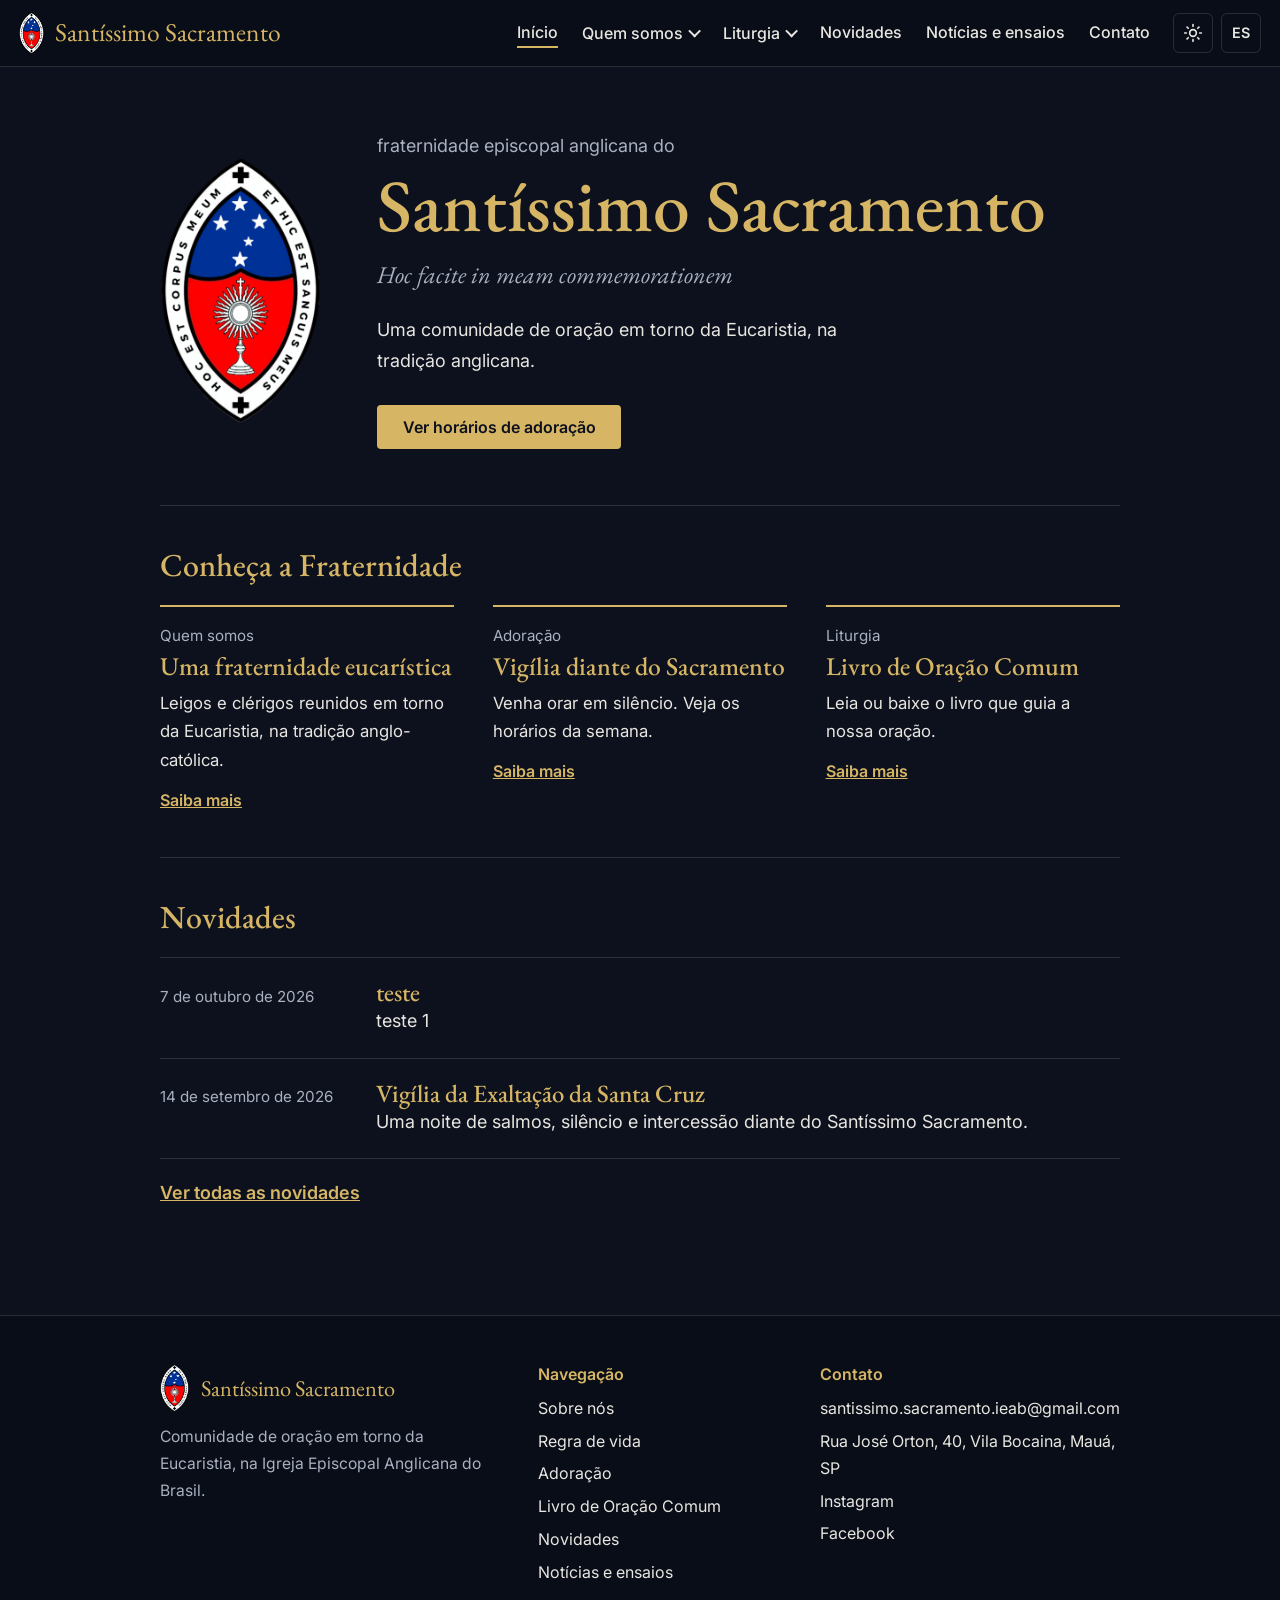
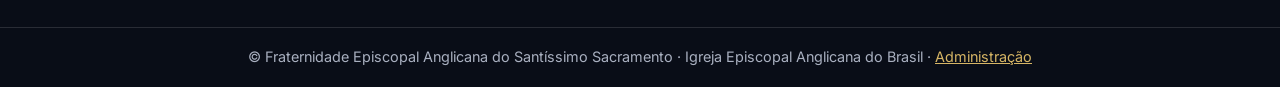
<file: index.html>
<!DOCTYPE html>
<html lang="pt-br" data-tema="escuro">
<head>
  <meta charset="UTF-8">
  <meta name="viewport" content="width=device-width, initial-scale=1">
  <title data-i18n="t_inicio">Início | Fraternidade do Santíssimo Sacramento</title>
  <script>try{var t=localStorage.getItem('tema');if(t)document.documentElement.dataset.tema=t}catch(e){}</script>
  <link href="https://fonts.googleapis.com/css2?family=EB+Garamond:ital,wght@0,400;0,500;1,400&family=Inter:wght@400;500;600&display=swap" rel="stylesheet">
  <link rel="icon" type="image/png" href="favicon.png">
  <link rel="stylesheet" href="style.css">
</head>
<body>
  <nav>
    <a class="logo-nav" href="index.html"><img src="logo.png" alt=""><span data-i18n="brand">Santíssimo Sacramento</span></a>
    <ul id="nav-links">
      <li><a href="index.html" data-i18n="n_inicio">Início</a></li>
      <li class="tem-sub"><button class="sub-btn" type="button" aria-expanded="false" aria-controls="sub-quem" data-i18n="n_quem">Quem somos</button>
        <ul class="sub" id="sub-quem">
          <li><a href="sobrenos.html" data-i18n="n_sobre">Sobre nós</a></li>
          <li><a href="historia.html" data-i18n="n_hist">Nossa história</a></li>
          <li><a href="regra.html" data-i18n="n_regra">Regra de vida</a></li>
          <li><a href="onde-estamos.html" data-i18n="n_onde">Onde estamos?</a></li>
        </ul></li>
      <li class="tem-sub"><button class="sub-btn" type="button" aria-expanded="false" aria-controls="sub-lit" data-i18n="n_lit">Liturgia</button>
        <ul class="sub" id="sub-lit">
          <li><a href="adoracao.html" data-i18n="n_adoracao">Adoração</a></li>
          <li><a href="loc.html" data-i18n="n_loc">Livro de Oração Comum</a></li>
        </ul></li>
      <li><a href="novidades.html" data-i18n="n_nov">Novidades</a></li>
      <li><a href="publicacoes.html" data-i18n="n_pub">Notícias e ensaios</a></li>
      <li><a href="contato.html" data-i18n="n_contato">Contato</a></li>
    </ul>
    <div class="controles">
      <button id="tema" type="button" data-i18n-aria="aria_tema" aria-label="Alternar tema">
        <svg class="ico-sol" viewBox="0 0 24 24" aria-hidden="true"><circle cx="12" cy="12" r="4"/><path d="M12 2v2M12 20v2M4.9 4.9l1.4 1.4M17.7 17.7l1.4 1.4M2 12h2M20 12h2M4.9 19.1l1.4-1.4M17.7 6.3l1.4-1.4"/></svg>
        <svg class="ico-lua" viewBox="0 0 24 24" aria-hidden="true"><path d="M21 12.8A9 9 0 1 1 11.2 3a7 7 0 0 0 9.8 9.8z"/></svg>
      </button>
      <button id="idioma" type="button" aria-label="Cambiar a español">ES</button>
      <button class="hamburger" id="hamburger" type="button" data-i18n-aria="aria_menu" aria-label="Abrir menu" aria-expanded="false" aria-controls="nav-links"><svg viewBox="0 0 24 24" aria-hidden="true"><path d="M3 6h18M3 12h18M3 18h18"/></svg></button>
    </div>
  </nav>

<main>
  <div class="wrap">
    <section class="heroi">
      <img src="logo.png" data-i18n-alt="alt_brasao" alt="Brasão da Fraternidade do Santíssimo Sacramento">
      <div>
        <p class="pre" data-i18n="h_pre">fraternidade episcopal anglicana do</p>
        <h1 data-i18n="h_tit">Santíssimo Sacramento</h1>
        <p class="lema">Hoc facite in meam commemorationem</p>
        <p class="desc" data-i18n="h_desc">Uma comunidade de oração em torno da Eucaristia, na tradição anglicana.</p>
        <a class="btn" href="adoracao.html" data-i18n="h_btn">Ver horários de adoração</a>
      </div>
    </section>
    <section class="secao-home">
      <h2 class="secao" data-i18n="hm_tit">Conheça a Fraternidade</h2>
      <div class="colunas">
      <div>
        <p class="rotulo" data-i18n="n_quem">Quem somos</p>
        <h3 data-i18n="c1_t">Uma fraternidade eucarística</h3>
        <p data-i18n="c1_p">Leigos e clérigos reunidos em torno da Eucaristia, na tradição anglo-católica.</p>
        <a class="mais" href="sobrenos.html" data-i18n="mais">Saiba mais</a>
      </div>
      <div>
        <p class="rotulo" data-i18n="n_adoracao">Adoração</p>
        <h3 data-i18n="c2_t">Vigília diante do Sacramento</h3>
        <p data-i18n="c2_p">Venha orar em silêncio. Veja os horários da semana.</p>
        <a class="mais" href="adoracao.html" data-i18n="mais">Saiba mais</a>
      </div>
      <div>
        <p class="rotulo" data-i18n="n_lit">Liturgia</p>
        <h3 data-i18n="c3_t">Livro de Oração Comum</h3>
        <p data-i18n="c3_p">Leia ou baixe o livro que guia a nossa oração.</p>
        <a class="mais" href="loc.html" data-i18n="mais">Saiba mais</a>
      </div>
      </div>
    </section>
    <section class="secao-home">
      <h2 class="secao" data-i18n="nov">Novidades</h2>
      <div class="linhas" data-posts data-limit="2"></div>
      <a class="ver-todas" href="novidades.html" data-i18n="nov_all">Ver todas as novidades</a>
    </section>
  </div>
</main>
<footer>
  <div class="wrap rodape-cols">
    <div>
      <div class="marca"><img src="logo.png" alt=""><span data-i18n="brand">Santíssimo Sacramento</span></div>
      <p data-i18n="f_desc">Comunidade de oração em torno da Eucaristia, na Igreja Episcopal Anglicana do Brasil.</p>
    </div>
    <div>
      <h4 data-i18n="f_nav">Navegação</h4>
      <ul><li><a href="sobrenos.html" data-i18n="n_sobre">Sobre nós</a></li><li><a href="regra.html" data-i18n="n_regra">Regra de vida</a></li><li><a href="adoracao.html" data-i18n="n_adoracao">Adoração</a></li><li><a href="loc.html" data-i18n="n_loc">Livro de Oração Comum</a></li><li><a href="novidades.html" data-i18n="n_nov">Novidades</a></li><li><a href="publicacoes.html" data-i18n="n_pub">Notícias e ensaios</a></li></ul>
    </div>
    <div>
      <h4 data-i18n="f_cont">Contato</h4>
      <ul>
        <li><a href="mailto:santissimo.sacramento.ieab@gmail.com">santissimo.sacramento.ieab@gmail.com</a></li>
        <li><a href="https://goo.gl/maps/y5nA6Yj4nNc3m1VU9" target="_blank" rel="noopener">Rua José Orton, 40, Vila Bocaina, Mauá, SP</a></li>
        <li><a href="https://www.instagram.com/santissimo.sacramento.ieab/" target="_blank" rel="noopener">Instagram</a></li>
        <li><a href="https://www.facebook.com/profile.php?id=61595283566841" target="_blank" rel="noopener">Facebook</a></li>
      </ul>
    </div>
  </div>
  <div class="copy"><span data-i18n="rodape">© Fraternidade Episcopal Anglicana do Santíssimo Sacramento · Igreja Episcopal Anglicana do Brasil</span> &middot; <a href="admin.html" data-i18n="f_admin">Administração</a></div>
</footer>
<script src="script.js"></script>
</body>
</html>
</file>
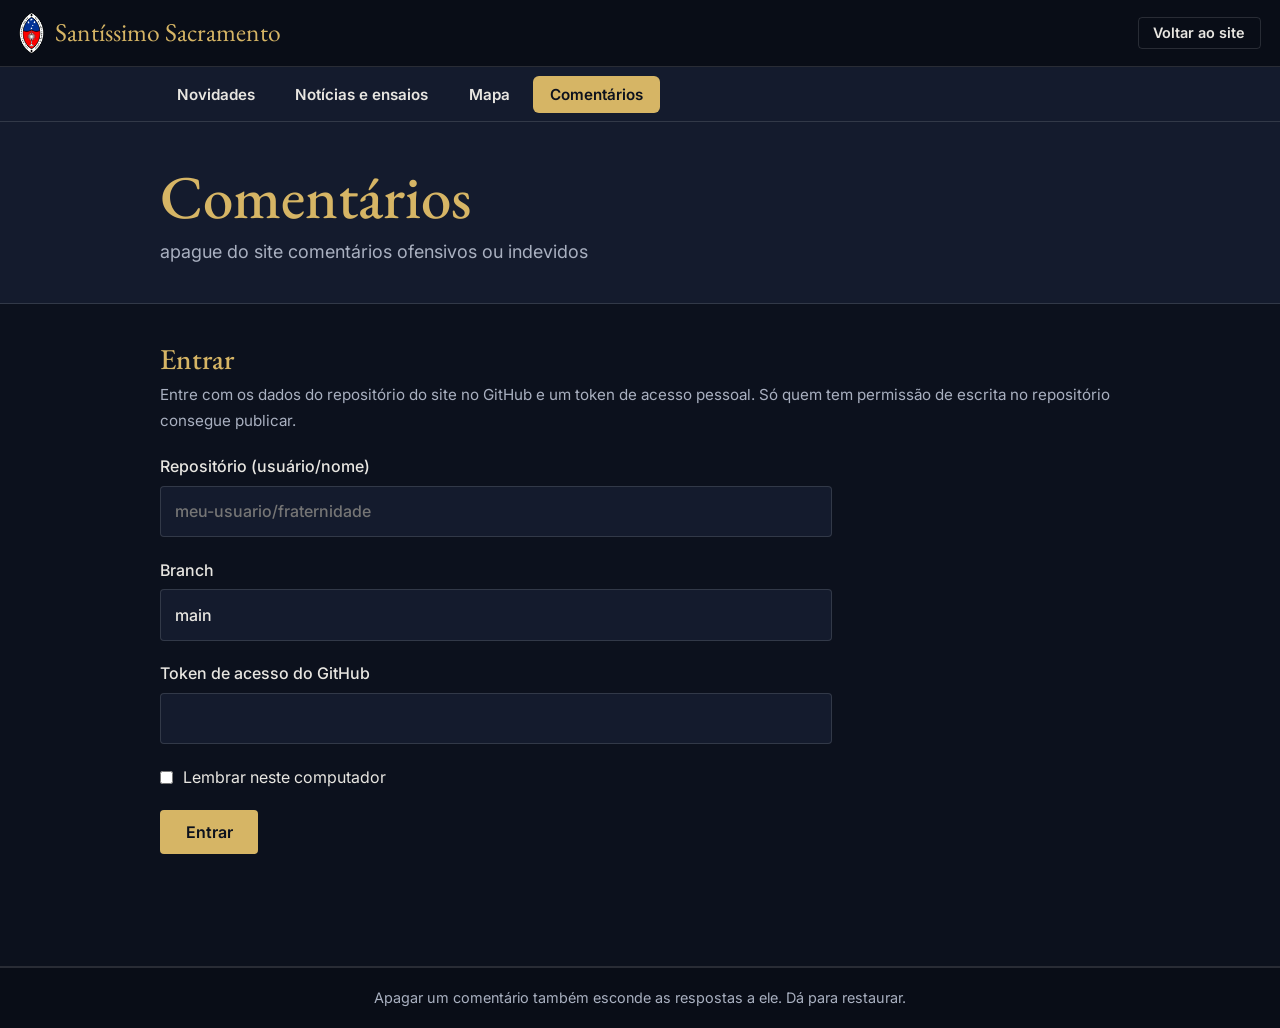
<file: admin-comentarios.html>
<!DOCTYPE html>
<html lang="pt-br" data-tema="escuro">
<head>
  <meta charset="UTF-8">
  <meta name="viewport" content="width=device-width, initial-scale=1">
  <meta name="robots" content="noindex, nofollow">
  <title>Comentários (admin) | Fraternidade do Santíssimo Sacramento</title>
  <script>try{var t=localStorage.getItem('tema');if(t)document.documentElement.dataset.tema=t}catch(e){}</script>
  <link href="https://fonts.googleapis.com/css2?family=EB+Garamond:ital,wght@0,400;0,500;1,400&family=Inter:wght@400;500;600&display=swap" rel="stylesheet">
  <link rel="icon" type="image/png" href="favicon.png">
  <link rel="stylesheet" href="style.css">
  <link rel="stylesheet" href="publicacoes.css">
  <link rel="stylesheet" href="admin-extra.css">
</head>
<body>
  <nav>
    <a class="logo-nav" href="index.html"><img src="logo.png" alt=""><span>Santíssimo Sacramento</span></a>
    <div class="controles" style="margin-left:auto"><a class="btn sec peq" href="index.html">Voltar ao site</a></div>
  </nav>
  <div class="abas-admin"><div class="wrap"><a href="admin.html">Novidades</a><a href="admin-pub.html">Notícias e ensaios</a><a href="admin-mapa.html">Mapa</a><a href="admin-comentarios.html" aria-current="page">Comentários</a></div></div>
  <header class="faixa"><div class="wrap">
    <h1>Comentários</h1>
    <p class="sub-t">apague do site comentários ofensivos ou indevidos</p>
  </div></header>
  <main>
    <div class="wrap admin">
      <!-- Entrada -->
      <section id="login">
        <h2>Entrar</h2>
        <p class="dica">Entre com os dados do repositório do site no GitHub e um token de acesso pessoal. Só quem tem permissão de escrita no repositório consegue publicar.</p>
        <form id="form-login" autocomplete="off" style="margin-top:1.2rem">
          <label>Repositório (usuário/nome)<input id="repo" type="text" placeholder="meu-usuario/fraternidade" required></label>
          <label>Branch<input id="branch" type="text" value="main" required></label>
          <label>Token de acesso do GitHub<input id="token" type="password" required></label>
          <label style="display:flex;gap:.6rem;align-items:center;font-weight:400"><input id="lembrar" type="checkbox" style="width:auto"> Lembrar neste computador</label>
          <div class="acoes"><button class="btn" type="submit">Entrar</button></div>
          <p class="status" id="st-login" role="status"></p>
        </form>
      </section>

      <section id="painel" hidden>
        <div class="topo-admin">
          <p class="dica" id="quem"></p>
          <div class="acoes"><button class="btn sec peq" id="atualizar" type="button">Atualizar</button><button class="btn sec peq" id="sair" type="button">Sair</button></div>
        </div>
        <div class="filtro-linha" style="margin-top:1.2rem">
          <label style="display:flex;gap:.6rem;align-items:center;font-weight:500">Mostrar: <select id="filtro-post"></select></label>
        </div>
        <p class="dica" id="contagem"></p>
        <p class="status" id="st-lista" role="status"></p>
        <ul class="raiz" id="lista" style="list-style:none"></ul>
      </section>
    </div>
  </main>
  <footer><div class="copy">Apagar um comentário também esconde as respostas a ele. Dá para restaurar.</div></footer>
  <script src="config.js"></script>
  <script src="admin-comentarios.js"></script>
</body>
</html>
</file>
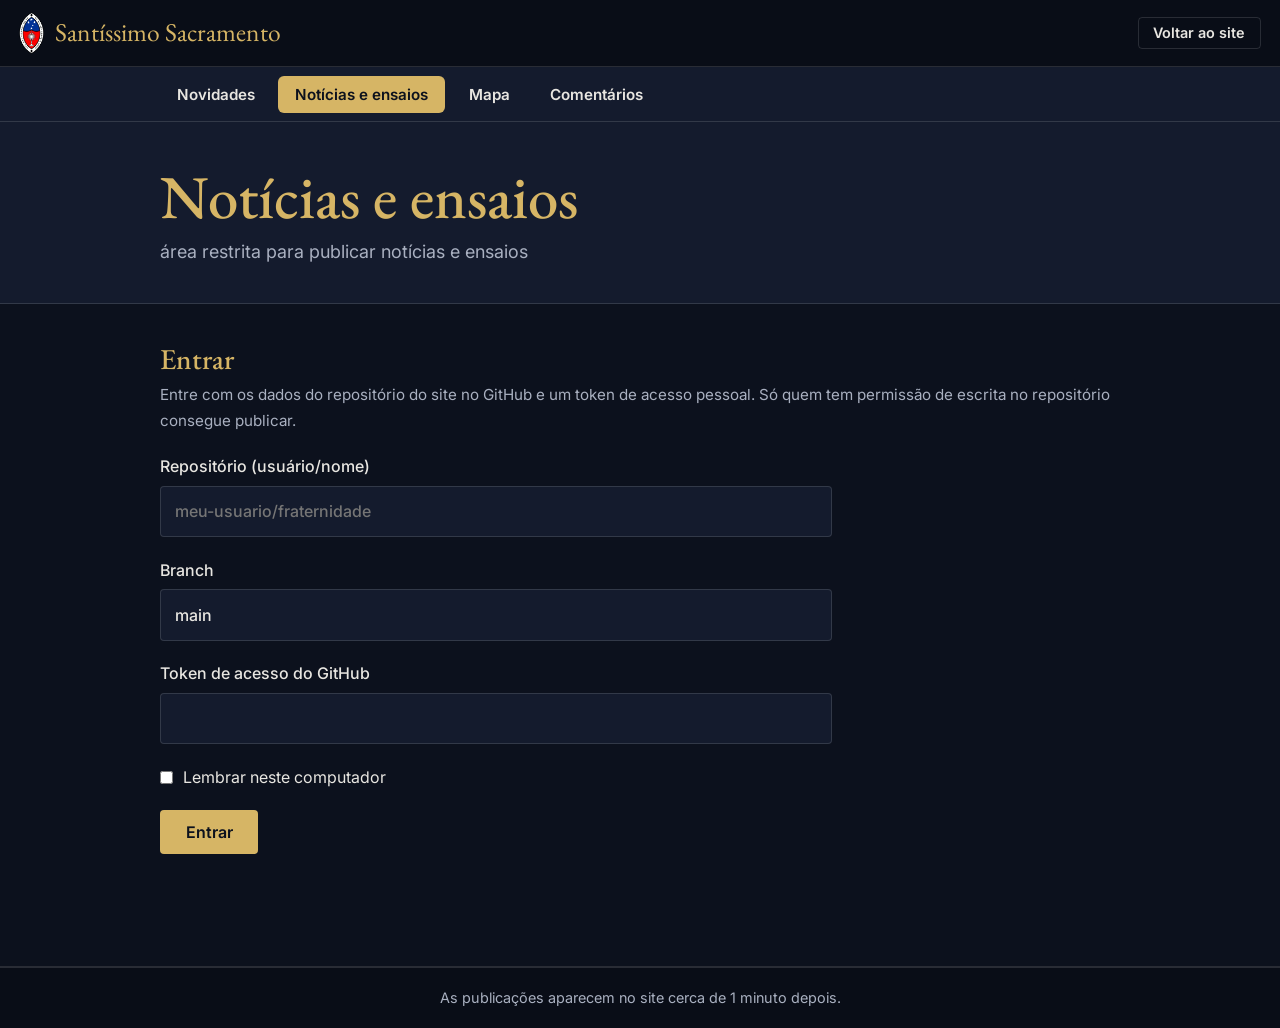
<file: admin-pub.html>
<!DOCTYPE html>
<html lang="pt-br" data-tema="escuro">
<head>
  <meta charset="UTF-8">
  <meta name="viewport" content="width=device-width, initial-scale=1">
  <meta name="robots" content="noindex, nofollow">
  <title>Publicações (admin) | Fraternidade do Santíssimo Sacramento</title>
  <script>try{var t=localStorage.getItem('tema');if(t)document.documentElement.dataset.tema=t}catch(e){}</script>
  <link href="https://fonts.googleapis.com/css2?family=EB+Garamond:ital,wght@0,400;0,500;1,400&family=Inter:wght@400;500;600&display=swap" rel="stylesheet">
  <link rel="icon" type="image/png" href="favicon.png">
  <link rel="stylesheet" href="style.css">
  <link rel="stylesheet" href="publicacoes.css">
  <link rel="stylesheet" href="admin-extra.css">
</head>
<body>
  <nav>
    <a class="logo-nav" href="index.html"><img src="logo.png" alt=""><span>Santíssimo Sacramento</span></a>
    <div class="controles" style="margin-left:auto"><a class="btn sec peq" href="index.html">Voltar ao site</a></div>
  </nav>
  <div class="abas-admin"><div class="wrap"><a href="admin.html">Novidades</a><a href="admin-pub.html" aria-current="page">Notícias e ensaios</a><a href="admin-mapa.html">Mapa</a><a href="admin-comentarios.html">Comentários</a></div></div>
  <header class="faixa"><div class="wrap">
    <h1>Notícias e ensaios</h1>
    <p class="sub-t">área restrita para publicar notícias e ensaios</p>
  </div></header>
  <main>
    <div class="wrap admin">

      <!-- Entrada -->
      <section id="login">
        <h2>Entrar</h2>
        <p class="dica">Entre com os dados do repositório do site no GitHub e um token de acesso pessoal. Só quem tem permissão de escrita no repositório consegue publicar.</p>
        <form id="form-login" autocomplete="off" style="margin-top:1.2rem">
          <label>Repositório (usuário/nome)<input id="repo" type="text" placeholder="meu-usuario/fraternidade" required></label>
          <label>Branch<input id="branch" type="text" value="main" required></label>
          <label>Token de acesso do GitHub<input id="token" type="password" required></label>
          <label style="display:flex;gap:.6rem;align-items:center;font-weight:400"><input id="lembrar" type="checkbox" style="width:auto"> Lembrar neste computador</label>
          <div class="acoes"><button class="btn" type="submit">Entrar</button></div>
          <p class="status" id="st-login" role="status"></p>
        </form>
      </section>

      <!-- Painel -->
      <section id="painel" hidden>
        <div class="topo-admin">
          <p class="dica" id="quem"></p>
          <button class="btn sec peq" id="sair" type="button">Sair</button>
        </div>

        <form id="form-post" style="margin-top:1.5rem">
          <h2 id="titulo-form">Nova publicação</h2>
          <label>Tipo
            <select id="tag"><option value="noticia">Notícia</option><option value="ensaio">Ensaio</option></select>
          </label>
          <label>Data<input id="data" type="date" required></label>
          <label>Título<input id="titulo" type="text" required></label>
          <label>Texto<textarea id="texto" required style="min-height:260px"></textarea></label>
          <p class="dica">Deixe uma linha em branco entre os parágrafos.</p>
          <label>Título em espanhol (opcional)<input id="t-es" type="text"></label>
          <label>Texto em espanhol (opcional)<textarea id="x-es" style="min-height:260px"></textarea></label>
          <p class="dica">Se o espanhol ficar em branco, quem escolher ES vê o texto em português, com um aviso. Preencha título e texto juntos.</p>
          <label>Foto (opcional)<input id="foto" type="file" accept="image/*"></label>
          <div id="previa"></div>
          <div><button class="btn sec peq" id="rem-foto" type="button" hidden>Remover foto</button></div>
          <p class="dica">A foto é reduzida automaticamente antes de subir, então pode usar a do celular.</p>
          <div class="acoes">
            <button class="btn" id="publicar" type="submit">Publicar</button>
            <button class="btn sec" id="cancelar" type="button" hidden>Cancelar edição</button>
          </div>
          <p class="status" id="st-post" role="status"></p>
        </form>

        <div style="margin-top:2.5rem">
          <h2>Publicações</h2>
          <ul class="lista-admin" id="lista"></ul>
        </div>
      </section>
    </div>
  </main>
  <footer><div class="copy">As publicações aparecem no site cerca de 1 minuto depois.</div></footer>
  <script src="admin-pub.js"></script>
</body>
</html>
</file>
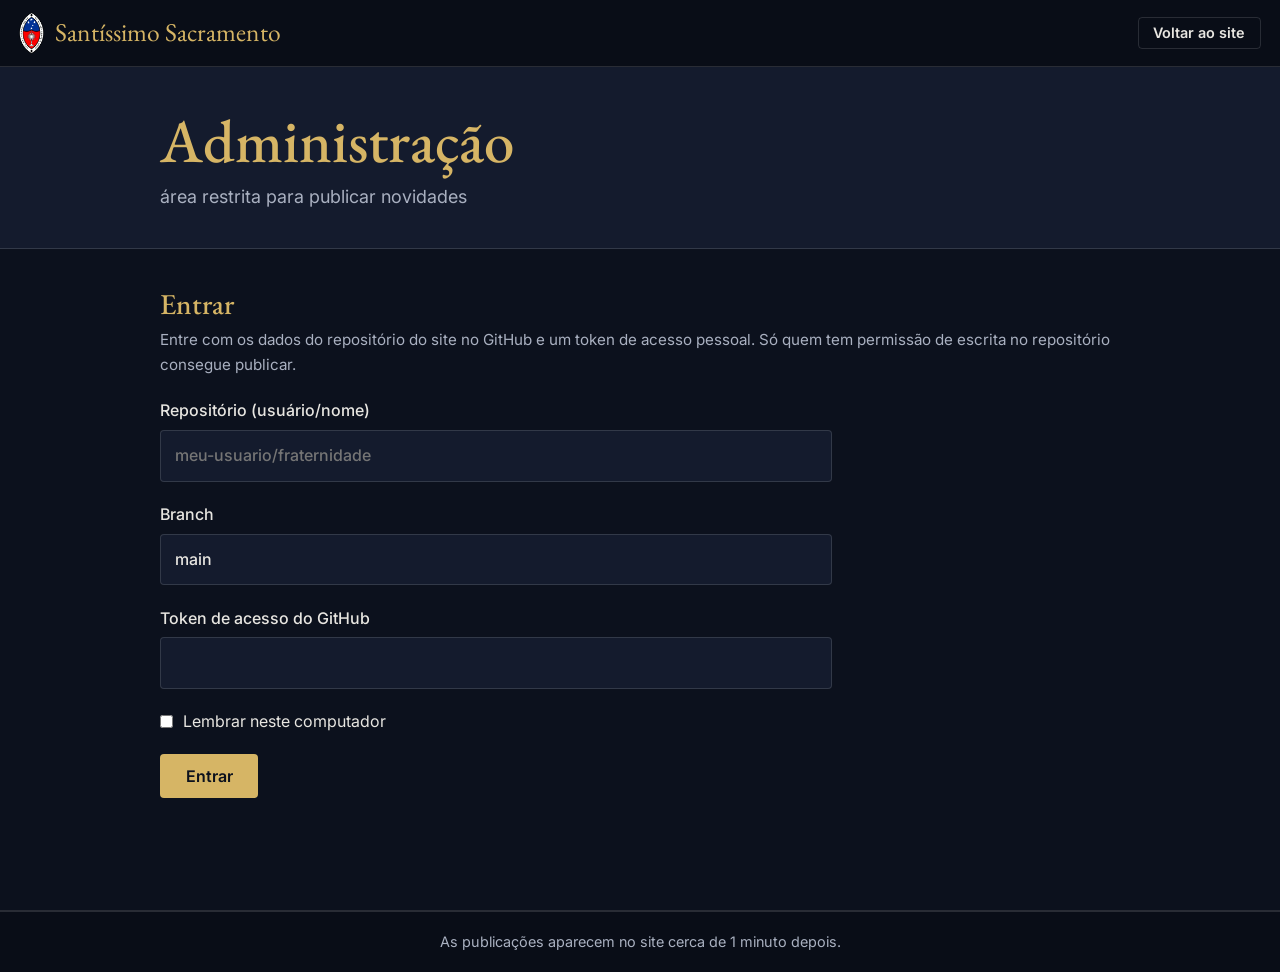
<file: admin.html>
<!DOCTYPE html>
<html lang="pt-br" data-tema="escuro">
<head>
  <meta charset="UTF-8">
  <meta name="viewport" content="width=device-width, initial-scale=1">
  <meta name="robots" content="noindex, nofollow">
  <title>Administração | Fraternidade do Santíssimo Sacramento</title>
  <script>try{var t=localStorage.getItem('tema');if(t)document.documentElement.dataset.tema=t}catch(e){}</script>
  <link href="https://fonts.googleapis.com/css2?family=EB+Garamond:ital,wght@0,400;0,500;1,400&family=Inter:wght@400;500;600&display=swap" rel="stylesheet">
  <link rel="icon" type="image/png" href="favicon.png">
  <link rel="stylesheet" href="style.css">
</head>
<body>
  <nav>
    <a class="logo-nav" href="index.html"><img src="logo.png" alt=""><span>Santíssimo Sacramento</span></a>
    <div class="controles" style="margin-left:auto"><a class="btn sec peq" href="index.html">Voltar ao site</a></div>
  </nav>
  <header class="faixa"><div class="wrap">
    <h1>Administração</h1>
    <p class="sub-t">área restrita para publicar novidades</p>
  </div></header>
  <main>
    <div class="wrap admin">

      <!-- Entrada -->
      <section id="login">
        <h2>Entrar</h2>
        <p class="dica">Entre com os dados do repositório do site no GitHub e um token de acesso pessoal. Só quem tem permissão de escrita no repositório consegue publicar.</p>
        <form id="form-login" autocomplete="off" style="margin-top:1.2rem">
          <label>Repositório (usuário/nome)<input id="repo" type="text" placeholder="meu-usuario/fraternidade" required></label>
          <label>Branch<input id="branch" type="text" value="main" required></label>
          <label>Token de acesso do GitHub<input id="token" type="password" required></label>
          <label style="display:flex;gap:.6rem;align-items:center;font-weight:400"><input id="lembrar" type="checkbox" style="width:auto"> Lembrar neste computador</label>
          <div class="acoes"><button class="btn" type="submit">Entrar</button></div>
          <p class="status" id="st-login" role="status"></p>
        </form>
      </section>

      <!-- Painel -->
      <section id="painel" hidden>
        <div class="topo-admin">
          <p class="dica" id="quem"></p>
          <button class="btn sec peq" id="sair" type="button">Sair</button>
        </div>

        <form id="form-post" style="margin-top:1.5rem">
          <h2 id="titulo-form">Nova novidade</h2>
          <label>Data<input id="data" type="date" required></label>
          <label>Título (português)<input id="t-pt" type="text" required></label>
          <label>Texto (português)<textarea id="x-pt" required></textarea></label>
          <p class="dica">Deixe uma linha em branco entre os parágrafos.</p>
          <label>Título (espanhol, opcional)<input id="t-es" type="text"></label>
          <label>Texto (espanhol, opcional)<textarea id="x-es"></textarea></label>
          <p class="dica">Se o espanhol ficar em branco, o site mostra o texto em português para quem escolher ES.</p>
          <div class="acoes">
            <button class="btn" id="publicar" type="submit">Publicar</button>
            <button class="btn sec" id="cancelar" type="button" hidden>Cancelar edição</button>
          </div>
          <p class="status" id="st-post" role="status"></p>
        </form>

        <div style="margin-top:2.5rem">
          <h2>Novidades publicadas</h2>
          <ul class="lista-admin" id="lista"></ul>
        </div>
      </section>
    </div>
  </main>
  <footer><div class="copy">As publicações aparecem no site cerca de 1 minuto depois.</div></footer>
  <script src="admin.js"></script>
</body>
</html>
</file>
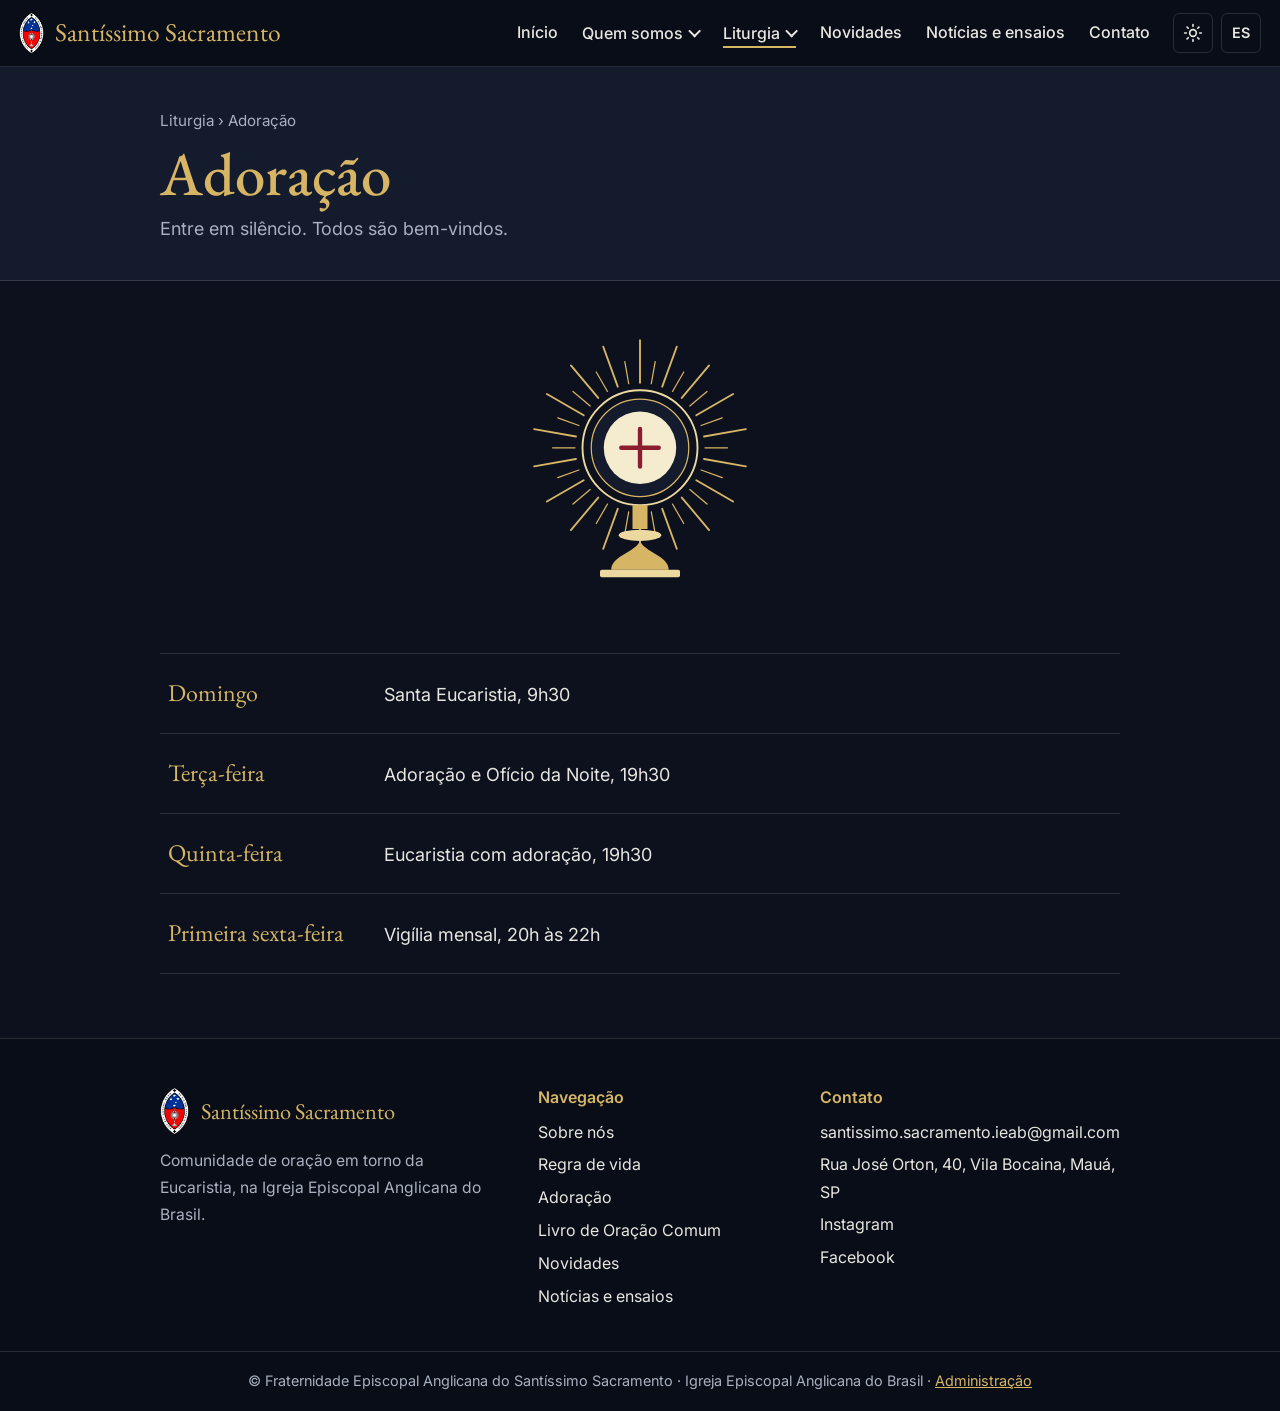
<file: adoracao.html>
<!DOCTYPE html>
<html lang="pt-br" data-tema="escuro">
<head>
  <meta charset="UTF-8">
  <meta name="viewport" content="width=device-width, initial-scale=1">
  <title data-i18n="t_adoracao">Adoração | Fraternidade do Santíssimo Sacramento</title>
  <script>try{var t=localStorage.getItem('tema');if(t)document.documentElement.dataset.tema=t}catch(e){}</script>
  <link href="https://fonts.googleapis.com/css2?family=EB+Garamond:ital,wght@0,400;0,500;1,400&family=Inter:wght@400;500;600&display=swap" rel="stylesheet">
  <link rel="icon" type="image/png" href="favicon.png">
  <link rel="stylesheet" href="style.css">
</head>
<body>
  <nav>
    <a class="logo-nav" href="index.html"><img src="logo.png" alt=""><span data-i18n="brand">Santíssimo Sacramento</span></a>
    <ul id="nav-links">
      <li><a href="index.html" data-i18n="n_inicio">Início</a></li>
      <li class="tem-sub"><button class="sub-btn" type="button" aria-expanded="false" aria-controls="sub-quem" data-i18n="n_quem">Quem somos</button>
        <ul class="sub" id="sub-quem">
          <li><a href="sobrenos.html" data-i18n="n_sobre">Sobre nós</a></li>
          <li><a href="historia.html" data-i18n="n_hist">Nossa história</a></li>
          <li><a href="regra.html" data-i18n="n_regra">Regra de vida</a></li>
          <li><a href="onde-estamos.html" data-i18n="n_onde">Onde estamos?</a></li>
        </ul></li>
      <li class="tem-sub"><button class="sub-btn" type="button" aria-expanded="false" aria-controls="sub-lit" data-i18n="n_lit">Liturgia</button>
        <ul class="sub" id="sub-lit">
          <li><a href="adoracao.html" data-i18n="n_adoracao">Adoração</a></li>
          <li><a href="loc.html" data-i18n="n_loc">Livro de Oração Comum</a></li>
        </ul></li>
      <li><a href="novidades.html" data-i18n="n_nov">Novidades</a></li>
      <li><a href="publicacoes.html" data-i18n="n_pub">Notícias e ensaios</a></li>
      <li><a href="contato.html" data-i18n="n_contato">Contato</a></li>
    </ul>
    <div class="controles">
      <button id="tema" type="button" data-i18n-aria="aria_tema" aria-label="Alternar tema">
        <svg class="ico-sol" viewBox="0 0 24 24" aria-hidden="true"><circle cx="12" cy="12" r="4"/><path d="M12 2v2M12 20v2M4.9 4.9l1.4 1.4M17.7 17.7l1.4 1.4M2 12h2M20 12h2M4.9 19.1l1.4-1.4M17.7 6.3l1.4-1.4"/></svg>
        <svg class="ico-lua" viewBox="0 0 24 24" aria-hidden="true"><path d="M21 12.8A9 9 0 1 1 11.2 3a7 7 0 0 0 9.8 9.8z"/></svg>
      </button>
      <button id="idioma" type="button" aria-label="Cambiar a español">ES</button>
      <button class="hamburger" id="hamburger" type="button" data-i18n-aria="aria_menu" aria-label="Abrir menu" aria-expanded="false" aria-controls="nav-links"><svg viewBox="0 0 24 24" aria-hidden="true"><path d="M3 6h18M3 12h18M3 18h18"/></svg></button>
    </div>
  </nav>
<header class="faixa"><div class="wrap">
    <p class="trilha"><span data-i18n="n_lit">Liturgia</span> &rsaquo; <span data-i18n="a_tit">Adoração</span></p>
    <h1 data-i18n="a_tit">Adoração</h1>
    <p class="sub-t" data-i18n="a_sub">Entre em silêncio. Todos são bem-vindos.</p>
</div></header>
<main>
  <div class="ostensorio">
    <svg viewBox="0 0 400 480" xmlns="http://www.w3.org/2000/svg" aria-hidden="true">
      <g class="o-raios"><line x1="200" y1="86" x2="200" y2="18" stroke-width="3" transform="rotate(0 200 190)"/><line x1="200" y1="86" x2="200" y2="50" stroke-width="2" transform="rotate(10 200 190)"/><line x1="200" y1="86" x2="200" y2="18" stroke-width="3" transform="rotate(20 200 190)"/><line x1="200" y1="86" x2="200" y2="50" stroke-width="2" transform="rotate(30 200 190)"/><line x1="200" y1="86" x2="200" y2="18" stroke-width="3" transform="rotate(40 200 190)"/><line x1="200" y1="86" x2="200" y2="50" stroke-width="2" transform="rotate(50 200 190)"/><line x1="200" y1="86" x2="200" y2="18" stroke-width="3" transform="rotate(60 200 190)"/><line x1="200" y1="86" x2="200" y2="50" stroke-width="2" transform="rotate(70 200 190)"/><line x1="200" y1="86" x2="200" y2="18" stroke-width="3" transform="rotate(80 200 190)"/><line x1="200" y1="86" x2="200" y2="50" stroke-width="2" transform="rotate(90 200 190)"/><line x1="200" y1="86" x2="200" y2="18" stroke-width="3" transform="rotate(100 200 190)"/><line x1="200" y1="86" x2="200" y2="50" stroke-width="2" transform="rotate(110 200 190)"/><line x1="200" y1="86" x2="200" y2="18" stroke-width="3" transform="rotate(120 200 190)"/><line x1="200" y1="86" x2="200" y2="50" stroke-width="2" transform="rotate(130 200 190)"/><line x1="200" y1="86" x2="200" y2="18" stroke-width="3" transform="rotate(140 200 190)"/><line x1="200" y1="86" x2="200" y2="50" stroke-width="2" transform="rotate(150 200 190)"/><line x1="200" y1="86" x2="200" y2="18" stroke-width="3" transform="rotate(160 200 190)"/><line x1="200" y1="86" x2="200" y2="50" stroke-width="2" transform="rotate(170 200 190)"/><line x1="200" y1="86" x2="200" y2="18" stroke-width="3" transform="rotate(180 200 190)"/><line x1="200" y1="86" x2="200" y2="50" stroke-width="2" transform="rotate(190 200 190)"/><line x1="200" y1="86" x2="200" y2="18" stroke-width="3" transform="rotate(200 200 190)"/><line x1="200" y1="86" x2="200" y2="50" stroke-width="2" transform="rotate(210 200 190)"/><line x1="200" y1="86" x2="200" y2="18" stroke-width="3" transform="rotate(220 200 190)"/><line x1="200" y1="86" x2="200" y2="50" stroke-width="2" transform="rotate(230 200 190)"/><line x1="200" y1="86" x2="200" y2="18" stroke-width="3" transform="rotate(240 200 190)"/><line x1="200" y1="86" x2="200" y2="50" stroke-width="2" transform="rotate(250 200 190)"/><line x1="200" y1="86" x2="200" y2="18" stroke-width="3" transform="rotate(260 200 190)"/><line x1="200" y1="86" x2="200" y2="50" stroke-width="2" transform="rotate(270 200 190)"/><line x1="200" y1="86" x2="200" y2="18" stroke-width="3" transform="rotate(280 200 190)"/><line x1="200" y1="86" x2="200" y2="50" stroke-width="2" transform="rotate(290 200 190)"/><line x1="200" y1="86" x2="200" y2="18" stroke-width="3" transform="rotate(300 200 190)"/><line x1="200" y1="86" x2="200" y2="50" stroke-width="2" transform="rotate(310 200 190)"/><line x1="200" y1="86" x2="200" y2="18" stroke-width="3" transform="rotate(320 200 190)"/><line x1="200" y1="86" x2="200" y2="50" stroke-width="2" transform="rotate(330 200 190)"/><line x1="200" y1="86" x2="200" y2="18" stroke-width="3" transform="rotate(340 200 190)"/><line x1="200" y1="86" x2="200" y2="50" stroke-width="2" transform="rotate(350 200 190)"/></g>
      <circle class="o-anel" cx="200" cy="190" r="92"/>
      <circle class="o-disco" cx="200" cy="190" r="78"/>
      <circle class="o-hostia" cx="200" cy="190" r="58"/>
      <path class="o-cruz" d="M200 160v60M170 190h60"/>
      <path class="o-ouro" d="M188 282h24v38h-24z"/>
      <ellipse class="o-ouro2" cx="200" cy="330" rx="34" ry="9"/>
      <path class="o-ouro" d="M200 339c-8 18-46 24-46 46h92c0-22-38-28-46-46z"/>
      <rect class="o-ouro2" x="136" y="385" width="128" height="12" rx="3"/>
    </svg>
  </div>
  <!-- Horários de exemplo: troque pelos da sua comunidade -->
  <ul class="wrap agenda">
    <li data-dia="0"><span class="dia" data-i18n="d0">Domingo</span><span data-i18n="h0">Santa Eucaristia, 9h30</span><span class="hoje-tag" data-i18n="hoje">Hoje</span></li>
    <li data-dia="2"><span class="dia" data-i18n="d2">Terça-feira</span><span data-i18n="h2">Adoração e Ofício da Noite, 19h30</span><span class="hoje-tag" data-i18n="hoje">Hoje</span></li>
    <li data-dia="4"><span class="dia" data-i18n="d4">Quinta-feira</span><span data-i18n="h4">Eucaristia com adoração, 19h30</span><span class="hoje-tag" data-i18n="hoje">Hoje</span></li>
    <li data-dia="5" data-primeira="1"><span class="dia" data-i18n="d5">Primeira sexta-feira</span><span data-i18n="h5">Vigília mensal, 20h às 22h</span><span class="hoje-tag" data-i18n="hoje">Hoje</span></li>
  </ul>
</main>
<footer>
  <div class="wrap rodape-cols">
    <div>
      <div class="marca"><img src="logo.png" alt=""><span data-i18n="brand">Santíssimo Sacramento</span></div>
      <p data-i18n="f_desc">Comunidade de oração em torno da Eucaristia, na Igreja Episcopal Anglicana do Brasil.</p>
    </div>
    <div>
      <h4 data-i18n="f_nav">Navegação</h4>
      <ul><li><a href="sobrenos.html" data-i18n="n_sobre">Sobre nós</a></li><li><a href="regra.html" data-i18n="n_regra">Regra de vida</a></li><li><a href="adoracao.html" data-i18n="n_adoracao">Adoração</a></li><li><a href="loc.html" data-i18n="n_loc">Livro de Oração Comum</a></li><li><a href="novidades.html" data-i18n="n_nov">Novidades</a></li><li><a href="publicacoes.html" data-i18n="n_pub">Notícias e ensaios</a></li></ul>
    </div>
    <div>
      <h4 data-i18n="f_cont">Contato</h4>
      <ul>
        <li><a href="mailto:santissimo.sacramento.ieab@gmail.com">santissimo.sacramento.ieab@gmail.com</a></li>
        <li><a href="https://goo.gl/maps/y5nA6Yj4nNc3m1VU9" target="_blank" rel="noopener">Rua José Orton, 40, Vila Bocaina, Mauá, SP</a></li>
        <li><a href="https://www.instagram.com/santissimo.sacramento.ieab/" target="_blank" rel="noopener">Instagram</a></li>
        <li><a href="https://www.facebook.com/profile.php?id=61595283566841" target="_blank" rel="noopener">Facebook</a></li>
      </ul>
    </div>
  </div>
  <div class="copy"><span data-i18n="rodape">© Fraternidade Episcopal Anglicana do Santíssimo Sacramento · Igreja Episcopal Anglicana do Brasil</span> &middot; <a href="admin.html" data-i18n="f_admin">Administração</a></div>
</footer>
<script src="script.js"></script>
</body>
</html>
</file>
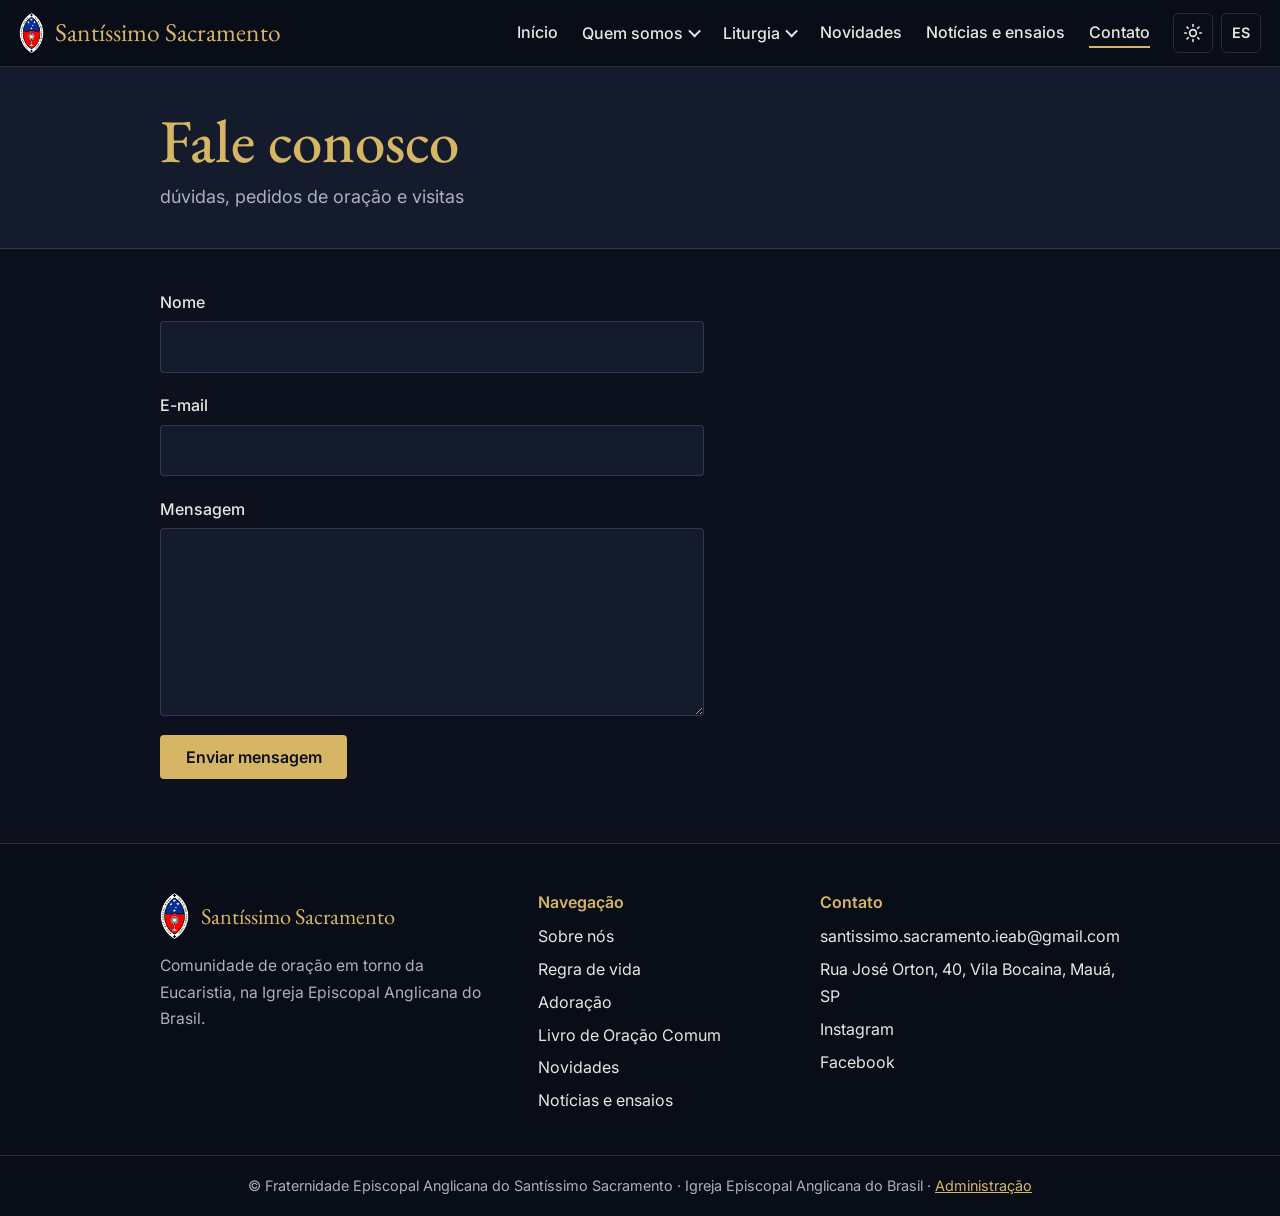
<file: contato.html>
<!DOCTYPE html>
<html lang="pt-br" data-tema="escuro">
<head>
  <meta charset="UTF-8">
  <meta name="viewport" content="width=device-width, initial-scale=1">
  <title data-i18n="t_contato">Contato | Fraternidade do Santíssimo Sacramento</title>
  <script>try{var t=localStorage.getItem('tema');if(t)document.documentElement.dataset.tema=t}catch(e){}</script>
  <link href="https://fonts.googleapis.com/css2?family=EB+Garamond:ital,wght@0,400;0,500;1,400&family=Inter:wght@400;500;600&display=swap" rel="stylesheet">
  <link rel="icon" type="image/png" href="favicon.png">
  <link rel="stylesheet" href="style.css">
</head>
<body>
  <nav>
    <a class="logo-nav" href="index.html"><img src="logo.png" alt=""><span data-i18n="brand">Santíssimo Sacramento</span></a>
    <ul id="nav-links">
      <li><a href="index.html" data-i18n="n_inicio">Início</a></li>
      <li class="tem-sub"><button class="sub-btn" type="button" aria-expanded="false" aria-controls="sub-quem" data-i18n="n_quem">Quem somos</button>
        <ul class="sub" id="sub-quem">
          <li><a href="sobrenos.html" data-i18n="n_sobre">Sobre nós</a></li>
          <li><a href="historia.html" data-i18n="n_hist">Nossa história</a></li>
          <li><a href="regra.html" data-i18n="n_regra">Regra de vida</a></li>
          <li><a href="onde-estamos.html" data-i18n="n_onde">Onde estamos?</a></li>
        </ul></li>
      <li class="tem-sub"><button class="sub-btn" type="button" aria-expanded="false" aria-controls="sub-lit" data-i18n="n_lit">Liturgia</button>
        <ul class="sub" id="sub-lit">
          <li><a href="adoracao.html" data-i18n="n_adoracao">Adoração</a></li>
          <li><a href="loc.html" data-i18n="n_loc">Livro de Oração Comum</a></li>
        </ul></li>
      <li><a href="novidades.html" data-i18n="n_nov">Novidades</a></li>
      <li><a href="publicacoes.html" data-i18n="n_pub">Notícias e ensaios</a></li>
      <li><a href="contato.html" data-i18n="n_contato">Contato</a></li>
    </ul>
    <div class="controles">
      <button id="tema" type="button" data-i18n-aria="aria_tema" aria-label="Alternar tema">
        <svg class="ico-sol" viewBox="0 0 24 24" aria-hidden="true"><circle cx="12" cy="12" r="4"/><path d="M12 2v2M12 20v2M4.9 4.9l1.4 1.4M17.7 17.7l1.4 1.4M2 12h2M20 12h2M4.9 19.1l1.4-1.4M17.7 6.3l1.4-1.4"/></svg>
        <svg class="ico-lua" viewBox="0 0 24 24" aria-hidden="true"><path d="M21 12.8A9 9 0 1 1 11.2 3a7 7 0 0 0 9.8 9.8z"/></svg>
      </button>
      <button id="idioma" type="button" aria-label="Cambiar a español">ES</button>
      <button class="hamburger" id="hamburger" type="button" data-i18n-aria="aria_menu" aria-label="Abrir menu" aria-expanded="false" aria-controls="nav-links"><svg viewBox="0 0 24 24" aria-hidden="true"><path d="M3 6h18M3 12h18M3 18h18"/></svg></button>
    </div>
  </nav>
<header class="faixa"><div class="wrap">
    <h1 data-i18n="c_tit">Fale conosco</h1>
    <p class="sub-t" data-i18n="c_sub">dúvidas, pedidos de oração e visitas</p>
</div></header>
<main>
  <div class="wrap" style="padding-top:2.5rem">
    <!-- As mensagens chegam neste e-mail pelo serviço formsubmit.co -->
    <form action="https://formsubmit.co/santissimo.sacramento.ieab+site@gmail.com" method="POST">
      <input type="hidden" name="_captcha" value="false">
      <input type="hidden" name="_subject" value="Nova mensagem pelo site">
      <input type="hidden" name="_template" value="table">
      <label><span data-i18n="c_nome">Nome</span><input type="text" name="nome" required></label>
      <label><span data-i18n="c_email">E-mail</span><input type="email" name="email" required></label>
      <label><span data-i18n="c_msg">Mensagem</span><textarea name="mensagem" rows="6" required></textarea></label>
      <button class="btn" type="submit" data-i18n="c_enviar">Enviar mensagem</button>
    </form>
  </div>
</main>
<footer>
  <div class="wrap rodape-cols">
    <div>
      <div class="marca"><img src="logo.png" alt=""><span data-i18n="brand">Santíssimo Sacramento</span></div>
      <p data-i18n="f_desc">Comunidade de oração em torno da Eucaristia, na Igreja Episcopal Anglicana do Brasil.</p>
    </div>
    <div>
      <h4 data-i18n="f_nav">Navegação</h4>
      <ul><li><a href="sobrenos.html" data-i18n="n_sobre">Sobre nós</a></li><li><a href="regra.html" data-i18n="n_regra">Regra de vida</a></li><li><a href="adoracao.html" data-i18n="n_adoracao">Adoração</a></li><li><a href="loc.html" data-i18n="n_loc">Livro de Oração Comum</a></li><li><a href="novidades.html" data-i18n="n_nov">Novidades</a></li><li><a href="publicacoes.html" data-i18n="n_pub">Notícias e ensaios</a></li></ul>
    </div>
    <div>
      <h4 data-i18n="f_cont">Contato</h4>
      <ul>
        <li><a href="mailto:santissimo.sacramento.ieab@gmail.com">santissimo.sacramento.ieab@gmail.com</a></li>
        <li><a href="https://goo.gl/maps/y5nA6Yj4nNc3m1VU9" target="_blank" rel="noopener">Rua José Orton, 40, Vila Bocaina, Mauá, SP</a></li>
        <li><a href="https://www.instagram.com/santissimo.sacramento.ieab/" target="_blank" rel="noopener">Instagram</a></li>
        <li><a href="https://www.facebook.com/profile.php?id=61595283566841" target="_blank" rel="noopener">Facebook</a></li>
      </ul>
    </div>
  </div>
  <div class="copy"><span data-i18n="rodape">© Fraternidade Episcopal Anglicana do Santíssimo Sacramento · Igreja Episcopal Anglicana do Brasil</span> &middot; <a href="admin.html" data-i18n="f_admin">Administração</a></div>
</footer>
<script src="script.js"></script>
</body>
</html>
</file>
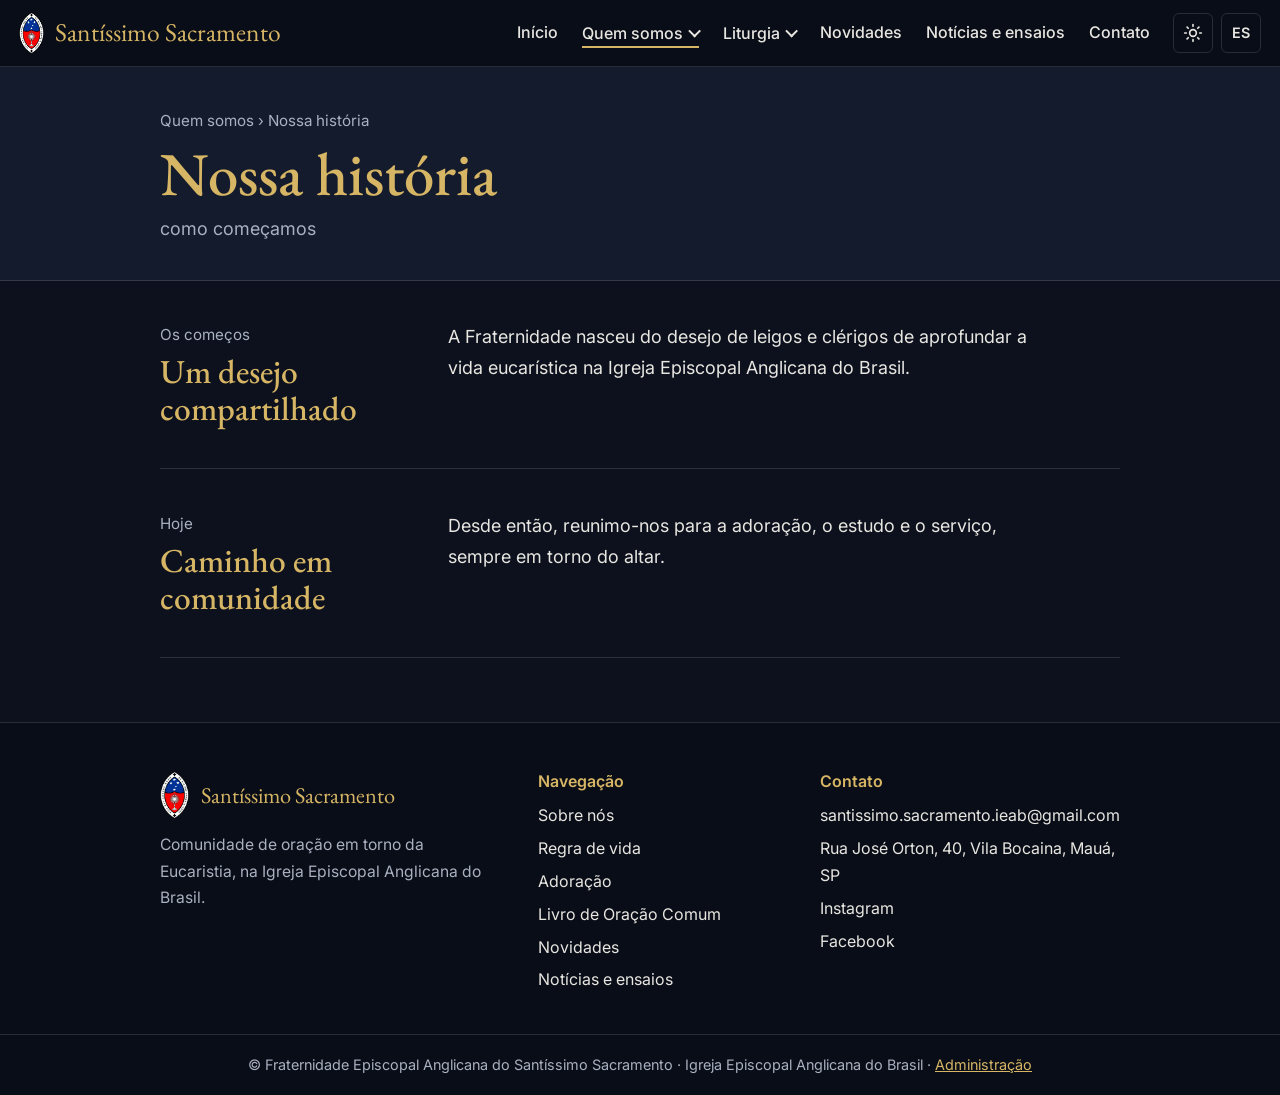
<file: historia.html>
<!DOCTYPE html>
<html lang="pt-br" data-tema="escuro">
<head>
  <meta charset="UTF-8">
  <meta name="viewport" content="width=device-width, initial-scale=1">
  <title data-i18n="t_hist">Nossa história | Fraternidade do Santíssimo Sacramento</title>
  <script>try{var t=localStorage.getItem('tema');if(t)document.documentElement.dataset.tema=t}catch(e){}</script>
  <link href="https://fonts.googleapis.com/css2?family=EB+Garamond:ital,wght@0,400;0,500;1,400&family=Inter:wght@400;500;600&display=swap" rel="stylesheet">
  <link rel="icon" type="image/png" href="favicon.png">
  <link rel="stylesheet" href="style.css">
</head>
<body>
  <nav>
    <a class="logo-nav" href="index.html"><img src="logo.png" alt=""><span data-i18n="brand">Santíssimo Sacramento</span></a>
    <ul id="nav-links">
      <li><a href="index.html" data-i18n="n_inicio">Início</a></li>
      <li class="tem-sub"><button class="sub-btn" type="button" aria-expanded="false" aria-controls="sub-quem" data-i18n="n_quem">Quem somos</button>
        <ul class="sub" id="sub-quem">
          <li><a href="sobrenos.html" data-i18n="n_sobre">Sobre nós</a></li>
          <li><a href="historia.html" data-i18n="n_hist">Nossa história</a></li>
          <li><a href="regra.html" data-i18n="n_regra">Regra de vida</a></li>
          <li><a href="onde-estamos.html" data-i18n="n_onde">Onde estamos?</a></li>
        </ul></li>
      <li class="tem-sub"><button class="sub-btn" type="button" aria-expanded="false" aria-controls="sub-lit" data-i18n="n_lit">Liturgia</button>
        <ul class="sub" id="sub-lit">
          <li><a href="adoracao.html" data-i18n="n_adoracao">Adoração</a></li>
          <li><a href="loc.html" data-i18n="n_loc">Livro de Oração Comum</a></li>
        </ul></li>
      <li><a href="novidades.html" data-i18n="n_nov">Novidades</a></li>
      <li><a href="publicacoes.html" data-i18n="n_pub">Notícias e ensaios</a></li>
      <li><a href="contato.html" data-i18n="n_contato">Contato</a></li>
    </ul>
    <div class="controles">
      <button id="tema" type="button" data-i18n-aria="aria_tema" aria-label="Alternar tema">
        <svg class="ico-sol" viewBox="0 0 24 24" aria-hidden="true"><circle cx="12" cy="12" r="4"/><path d="M12 2v2M12 20v2M4.9 4.9l1.4 1.4M17.7 17.7l1.4 1.4M2 12h2M20 12h2M4.9 19.1l1.4-1.4M17.7 6.3l1.4-1.4"/></svg>
        <svg class="ico-lua" viewBox="0 0 24 24" aria-hidden="true"><path d="M21 12.8A9 9 0 1 1 11.2 3a7 7 0 0 0 9.8 9.8z"/></svg>
      </button>
      <button id="idioma" type="button" aria-label="Cambiar a español">ES</button>
      <button class="hamburger" id="hamburger" type="button" data-i18n-aria="aria_menu" aria-label="Abrir menu" aria-expanded="false" aria-controls="nav-links"><svg viewBox="0 0 24 24" aria-hidden="true"><path d="M3 6h18M3 12h18M3 18h18"/></svg></button>
    </div>
  </nav>
<header class="faixa"><div class="wrap">
    <p class="trilha"><span data-i18n="n_quem">Quem somos</span> &rsaquo; <span data-i18n="hi_tit">Nossa história</span></p>
    <h1 data-i18n="hi_tit">Nossa história</h1>
    <p class="sub-t" data-i18n="hi_sub">como começamos</p>
</div></header>
<main>
  <!-- Texto de exemplo: conte aqui a história real da Fraternidade -->
  <div class="wrap">
    <section class="bloco">
      <div><p class="rotulo" data-i18n="hi_e1">Os começos</p><h2 data-i18n="hi_h1">Um desejo compartilhado</h2></div>
      <div class="texto"><p data-i18n="hi_p1">A Fraternidade nasceu do desejo de leigos e clérigos de aprofundar a vida eucarística na Igreja Episcopal Anglicana do Brasil.</p></div>
    </section>
    <section class="bloco">
      <div><p class="rotulo" data-i18n="hi_e2">Hoje</p><h2 data-i18n="hi_h2">Caminho em comunidade</h2></div>
      <div class="texto"><p data-i18n="hi_p2">Desde então, reunimo-nos para a adoração, o estudo e o serviço, sempre em torno do altar.</p></div>
    </section>
  </div>
</main>
<footer>
  <div class="wrap rodape-cols">
    <div>
      <div class="marca"><img src="logo.png" alt=""><span data-i18n="brand">Santíssimo Sacramento</span></div>
      <p data-i18n="f_desc">Comunidade de oração em torno da Eucaristia, na Igreja Episcopal Anglicana do Brasil.</p>
    </div>
    <div>
      <h4 data-i18n="f_nav">Navegação</h4>
      <ul><li><a href="sobrenos.html" data-i18n="n_sobre">Sobre nós</a></li><li><a href="regra.html" data-i18n="n_regra">Regra de vida</a></li><li><a href="adoracao.html" data-i18n="n_adoracao">Adoração</a></li><li><a href="loc.html" data-i18n="n_loc">Livro de Oração Comum</a></li><li><a href="novidades.html" data-i18n="n_nov">Novidades</a></li><li><a href="publicacoes.html" data-i18n="n_pub">Notícias e ensaios</a></li></ul>
    </div>
    <div>
      <h4 data-i18n="f_cont">Contato</h4>
      <ul>
        <li><a href="mailto:santissimo.sacramento.ieab@gmail.com">santissimo.sacramento.ieab@gmail.com</a></li>
        <li><a href="https://goo.gl/maps/y5nA6Yj4nNc3m1VU9" target="_blank" rel="noopener">Rua José Orton, 40, Vila Bocaina, Mauá, SP</a></li>
        <li><a href="https://www.instagram.com/santissimo.sacramento.ieab/" target="_blank" rel="noopener">Instagram</a></li>
        <li><a href="https://www.facebook.com/profile.php?id=61595283566841" target="_blank" rel="noopener">Facebook</a></li>
      </ul>
    </div>
  </div>
  <div class="copy"><span data-i18n="rodape">© Fraternidade Episcopal Anglicana do Santíssimo Sacramento · Igreja Episcopal Anglicana do Brasil</span> &middot; <a href="admin.html" data-i18n="f_admin">Administração</a></div>
</footer>
<script src="script.js"></script>
</body>
</html>
</file>
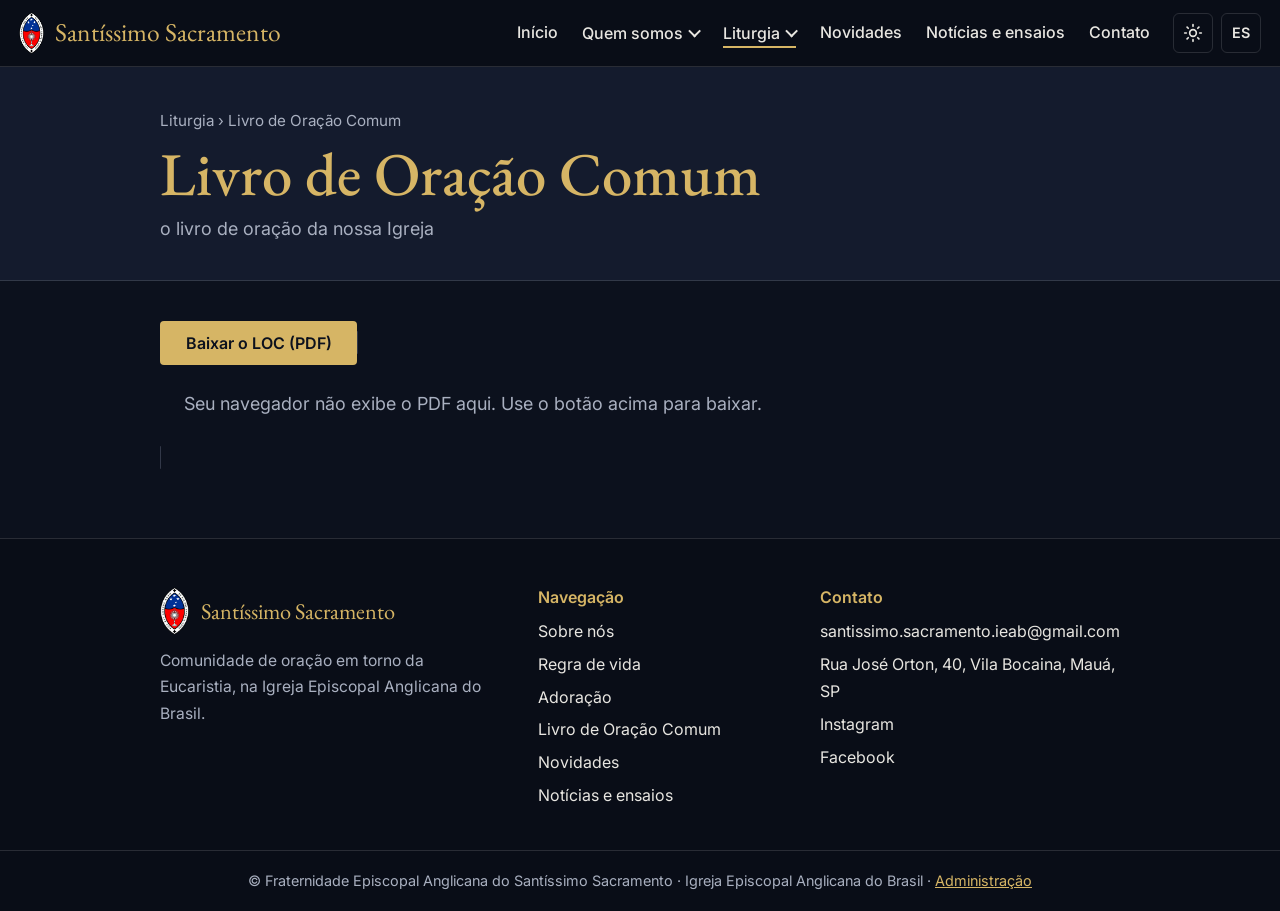
<file: loc.html>
<!DOCTYPE html>
<html lang="pt-br" data-tema="escuro">
<head>
  <meta charset="UTF-8">
  <meta name="viewport" content="width=device-width, initial-scale=1">
  <title data-i18n="t_loc">LOC | Fraternidade do Santíssimo Sacramento</title>
  <script>try{var t=localStorage.getItem('tema');if(t)document.documentElement.dataset.tema=t}catch(e){}</script>
  <link href="https://fonts.googleapis.com/css2?family=EB+Garamond:ital,wght@0,400;0,500;1,400&family=Inter:wght@400;500;600&display=swap" rel="stylesheet">
  <link rel="icon" type="image/png" href="favicon.png">
  <link rel="stylesheet" href="style.css">
</head>
<body>
  <nav>
    <a class="logo-nav" href="index.html"><img src="logo.png" alt=""><span data-i18n="brand">Santíssimo Sacramento</span></a>
    <ul id="nav-links">
      <li><a href="index.html" data-i18n="n_inicio">Início</a></li>
      <li class="tem-sub"><button class="sub-btn" type="button" aria-expanded="false" aria-controls="sub-quem" data-i18n="n_quem">Quem somos</button>
        <ul class="sub" id="sub-quem">
          <li><a href="sobrenos.html" data-i18n="n_sobre">Sobre nós</a></li>
          <li><a href="historia.html" data-i18n="n_hist">Nossa história</a></li>
          <li><a href="regra.html" data-i18n="n_regra">Regra de vida</a></li>
          <li><a href="onde-estamos.html" data-i18n="n_onde">Onde estamos?</a></li>
        </ul></li>
      <li class="tem-sub"><button class="sub-btn" type="button" aria-expanded="false" aria-controls="sub-lit" data-i18n="n_lit">Liturgia</button>
        <ul class="sub" id="sub-lit">
          <li><a href="adoracao.html" data-i18n="n_adoracao">Adoração</a></li>
          <li><a href="loc.html" data-i18n="n_loc">Livro de Oração Comum</a></li>
        </ul></li>
      <li><a href="novidades.html" data-i18n="n_nov">Novidades</a></li>
      <li><a href="publicacoes.html" data-i18n="n_pub">Notícias e ensaios</a></li>
      <li><a href="contato.html" data-i18n="n_contato">Contato</a></li>
    </ul>
    <div class="controles">
      <button id="tema" type="button" data-i18n-aria="aria_tema" aria-label="Alternar tema">
        <svg class="ico-sol" viewBox="0 0 24 24" aria-hidden="true"><circle cx="12" cy="12" r="4"/><path d="M12 2v2M12 20v2M4.9 4.9l1.4 1.4M17.7 17.7l1.4 1.4M2 12h2M20 12h2M4.9 19.1l1.4-1.4M17.7 6.3l1.4-1.4"/></svg>
        <svg class="ico-lua" viewBox="0 0 24 24" aria-hidden="true"><path d="M21 12.8A9 9 0 1 1 11.2 3a7 7 0 0 0 9.8 9.8z"/></svg>
      </button>
      <button id="idioma" type="button" aria-label="Cambiar a español">ES</button>
      <button class="hamburger" id="hamburger" type="button" data-i18n-aria="aria_menu" aria-label="Abrir menu" aria-expanded="false" aria-controls="nav-links"><svg viewBox="0 0 24 24" aria-hidden="true"><path d="M3 6h18M3 12h18M3 18h18"/></svg></button>
    </div>
  </nav>
<header class="faixa"><div class="wrap">
    <p class="trilha"><span data-i18n="n_lit">Liturgia</span> &rsaquo; <span data-i18n="l_tit">Livro de Oração Comum</span></p>
    <h1 data-i18n="l_tit">Livro de Oração Comum</h1>
    <p class="sub-t" data-i18n="l_sub">o livro de oração da nossa Igreja</p>
</div></header>
<main>
  <div class="wrap" style="padding-top:2.5rem">
    <!-- O arquivo do livro está nesta pasta com o nome original -->
    <a class="btn" href="Livro de Oração Comum - IEAB - 1987.pdf" download data-i18n="l_btn">Baixar o LOC (PDF)</a>
    <object class="visor" data="Livro de Oração Comum - IEAB - 1987.pdf" type="application/pdf"><p data-i18n="l_fb">Seu navegador não exibe o PDF aqui. Use o botão acima para baixar.</p></object>
  </div>
</main>
<footer>
  <div class="wrap rodape-cols">
    <div>
      <div class="marca"><img src="logo.png" alt=""><span data-i18n="brand">Santíssimo Sacramento</span></div>
      <p data-i18n="f_desc">Comunidade de oração em torno da Eucaristia, na Igreja Episcopal Anglicana do Brasil.</p>
    </div>
    <div>
      <h4 data-i18n="f_nav">Navegação</h4>
      <ul><li><a href="sobrenos.html" data-i18n="n_sobre">Sobre nós</a></li><li><a href="regra.html" data-i18n="n_regra">Regra de vida</a></li><li><a href="adoracao.html" data-i18n="n_adoracao">Adoração</a></li><li><a href="loc.html" data-i18n="n_loc">Livro de Oração Comum</a></li><li><a href="novidades.html" data-i18n="n_nov">Novidades</a></li><li><a href="publicacoes.html" data-i18n="n_pub">Notícias e ensaios</a></li></ul>
    </div>
    <div>
      <h4 data-i18n="f_cont">Contato</h4>
      <ul>
        <li><a href="mailto:santissimo.sacramento.ieab@gmail.com">santissimo.sacramento.ieab@gmail.com</a></li>
        <li><a href="https://goo.gl/maps/y5nA6Yj4nNc3m1VU9" target="_blank" rel="noopener">Rua José Orton, 40, Vila Bocaina, Mauá, SP</a></li>
        <li><a href="https://www.instagram.com/santissimo.sacramento.ieab/" target="_blank" rel="noopener">Instagram</a></li>
        <li><a href="https://www.facebook.com/profile.php?id=61595283566841" target="_blank" rel="noopener">Facebook</a></li>
      </ul>
    </div>
  </div>
  <div class="copy"><span data-i18n="rodape">© Fraternidade Episcopal Anglicana do Santíssimo Sacramento · Igreja Episcopal Anglicana do Brasil</span> &middot; <a href="admin.html" data-i18n="f_admin">Administração</a></div>
</footer>
<script src="script.js"></script>
</body>
</html>
</file>
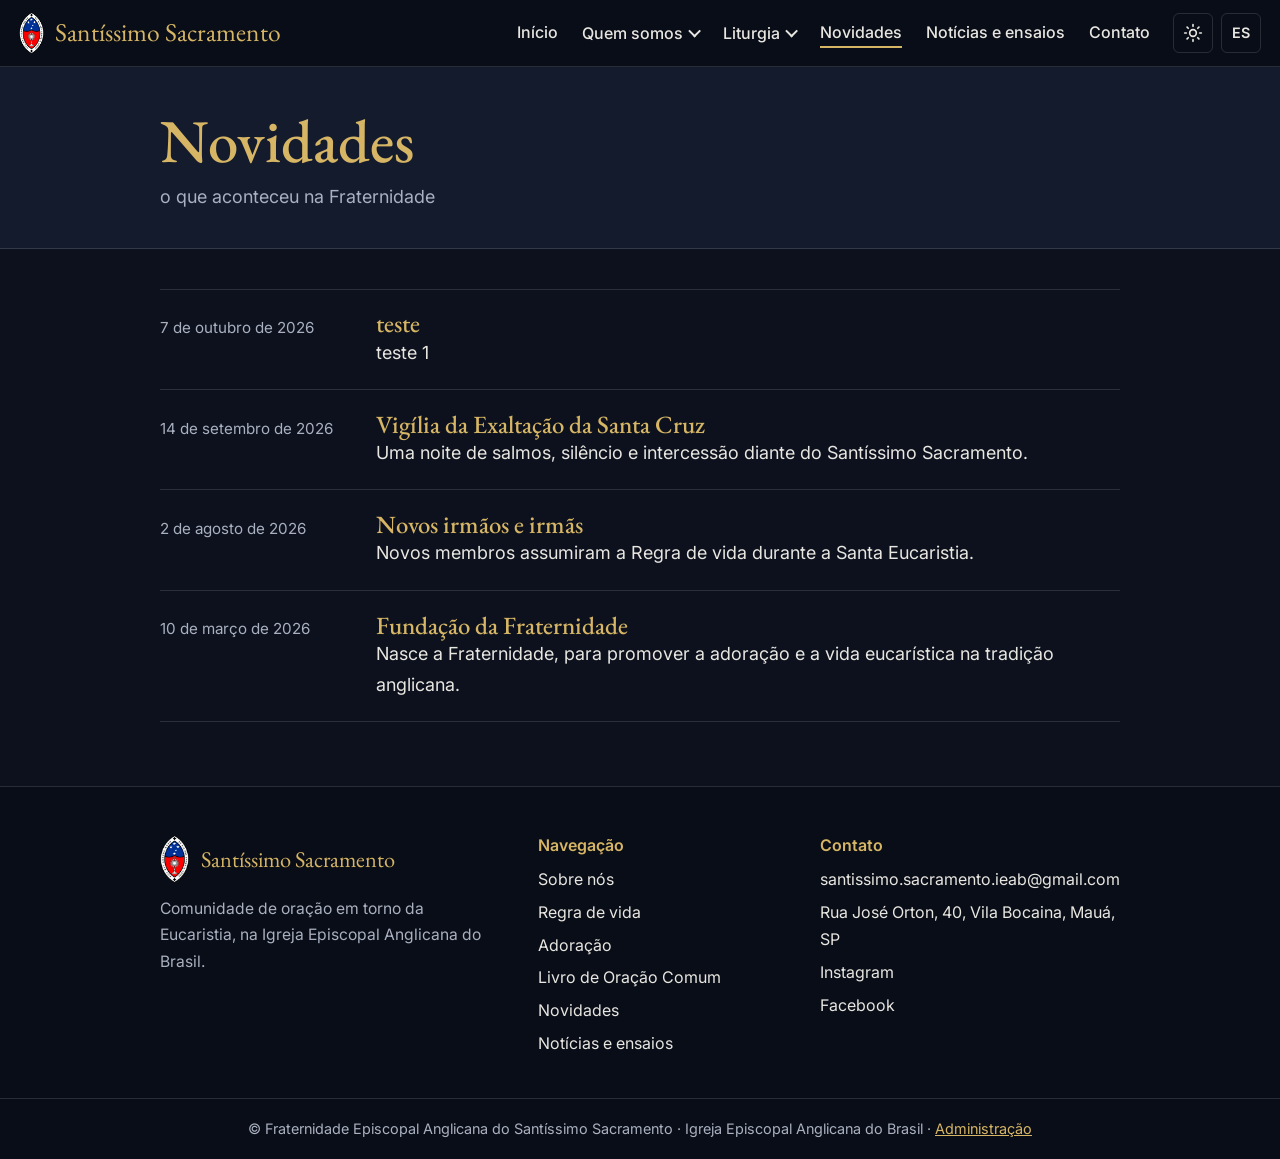
<file: novidades.html>
<!DOCTYPE html>
<html lang="pt-br" data-tema="escuro">
<head>
  <meta charset="UTF-8">
  <meta name="viewport" content="width=device-width, initial-scale=1">
  <title data-i18n="t_nov">Novidades | Fraternidade do Santíssimo Sacramento</title>
  <script>try{var t=localStorage.getItem('tema');if(t)document.documentElement.dataset.tema=t}catch(e){}</script>
  <link href="https://fonts.googleapis.com/css2?family=EB+Garamond:ital,wght@0,400;0,500;1,400&family=Inter:wght@400;500;600&display=swap" rel="stylesheet">
  <link rel="icon" type="image/png" href="favicon.png">
  <link rel="stylesheet" href="style.css">
</head>
<body>
  <nav>
    <a class="logo-nav" href="index.html"><img src="logo.png" alt=""><span data-i18n="brand">Santíssimo Sacramento</span></a>
    <ul id="nav-links">
      <li><a href="index.html" data-i18n="n_inicio">Início</a></li>
      <li class="tem-sub"><button class="sub-btn" type="button" aria-expanded="false" aria-controls="sub-quem" data-i18n="n_quem">Quem somos</button>
        <ul class="sub" id="sub-quem">
          <li><a href="sobrenos.html" data-i18n="n_sobre">Sobre nós</a></li>
          <li><a href="historia.html" data-i18n="n_hist">Nossa história</a></li>
          <li><a href="regra.html" data-i18n="n_regra">Regra de vida</a></li>
          <li><a href="onde-estamos.html" data-i18n="n_onde">Onde estamos?</a></li>
        </ul></li>
      <li class="tem-sub"><button class="sub-btn" type="button" aria-expanded="false" aria-controls="sub-lit" data-i18n="n_lit">Liturgia</button>
        <ul class="sub" id="sub-lit">
          <li><a href="adoracao.html" data-i18n="n_adoracao">Adoração</a></li>
          <li><a href="loc.html" data-i18n="n_loc">Livro de Oração Comum</a></li>
        </ul></li>
      <li><a href="novidades.html" data-i18n="n_nov">Novidades</a></li>
      <li><a href="publicacoes.html" data-i18n="n_pub">Notícias e ensaios</a></li>
      <li><a href="contato.html" data-i18n="n_contato">Contato</a></li>
    </ul>
    <div class="controles">
      <button id="tema" type="button" data-i18n-aria="aria_tema" aria-label="Alternar tema">
        <svg class="ico-sol" viewBox="0 0 24 24" aria-hidden="true"><circle cx="12" cy="12" r="4"/><path d="M12 2v2M12 20v2M4.9 4.9l1.4 1.4M17.7 17.7l1.4 1.4M2 12h2M20 12h2M4.9 19.1l1.4-1.4M17.7 6.3l1.4-1.4"/></svg>
        <svg class="ico-lua" viewBox="0 0 24 24" aria-hidden="true"><path d="M21 12.8A9 9 0 1 1 11.2 3a7 7 0 0 0 9.8 9.8z"/></svg>
      </button>
      <button id="idioma" type="button" aria-label="Cambiar a español">ES</button>
      <button class="hamburger" id="hamburger" type="button" data-i18n-aria="aria_menu" aria-label="Abrir menu" aria-expanded="false" aria-controls="nav-links"><svg viewBox="0 0 24 24" aria-hidden="true"><path d="M3 6h18M3 12h18M3 18h18"/></svg></button>
    </div>
  </nav>
<header class="faixa"><div class="wrap">
    <h1 data-i18n="nov">Novidades</h1>
    <p class="sub-t" data-i18n="nv_sub">o que aconteceu na Fraternidade</p>
</div></header>
<main>
  <div class="wrap" style="padding-top:2.5rem">
      <div class="linhas" data-posts></div>
  </div>
</main>
<footer>
  <div class="wrap rodape-cols">
    <div>
      <div class="marca"><img src="logo.png" alt=""><span data-i18n="brand">Santíssimo Sacramento</span></div>
      <p data-i18n="f_desc">Comunidade de oração em torno da Eucaristia, na Igreja Episcopal Anglicana do Brasil.</p>
    </div>
    <div>
      <h4 data-i18n="f_nav">Navegação</h4>
      <ul><li><a href="sobrenos.html" data-i18n="n_sobre">Sobre nós</a></li><li><a href="regra.html" data-i18n="n_regra">Regra de vida</a></li><li><a href="adoracao.html" data-i18n="n_adoracao">Adoração</a></li><li><a href="loc.html" data-i18n="n_loc">Livro de Oração Comum</a></li><li><a href="novidades.html" data-i18n="n_nov">Novidades</a></li><li><a href="publicacoes.html" data-i18n="n_pub">Notícias e ensaios</a></li></ul>
    </div>
    <div>
      <h4 data-i18n="f_cont">Contato</h4>
      <ul>
        <li><a href="mailto:santissimo.sacramento.ieab@gmail.com">santissimo.sacramento.ieab@gmail.com</a></li>
        <li><a href="https://goo.gl/maps/y5nA6Yj4nNc3m1VU9" target="_blank" rel="noopener">Rua José Orton, 40, Vila Bocaina, Mauá, SP</a></li>
        <li><a href="https://www.instagram.com/santissimo.sacramento.ieab/" target="_blank" rel="noopener">Instagram</a></li>
        <li><a href="https://www.facebook.com/profile.php?id=61595283566841" target="_blank" rel="noopener">Facebook</a></li>
      </ul>
    </div>
  </div>
  <div class="copy"><span data-i18n="rodape">© Fraternidade Episcopal Anglicana do Santíssimo Sacramento · Igreja Episcopal Anglicana do Brasil</span> &middot; <a href="admin.html" data-i18n="f_admin">Administração</a></div>
</footer>
<script src="script.js"></script>
</body>
</html>
</file>
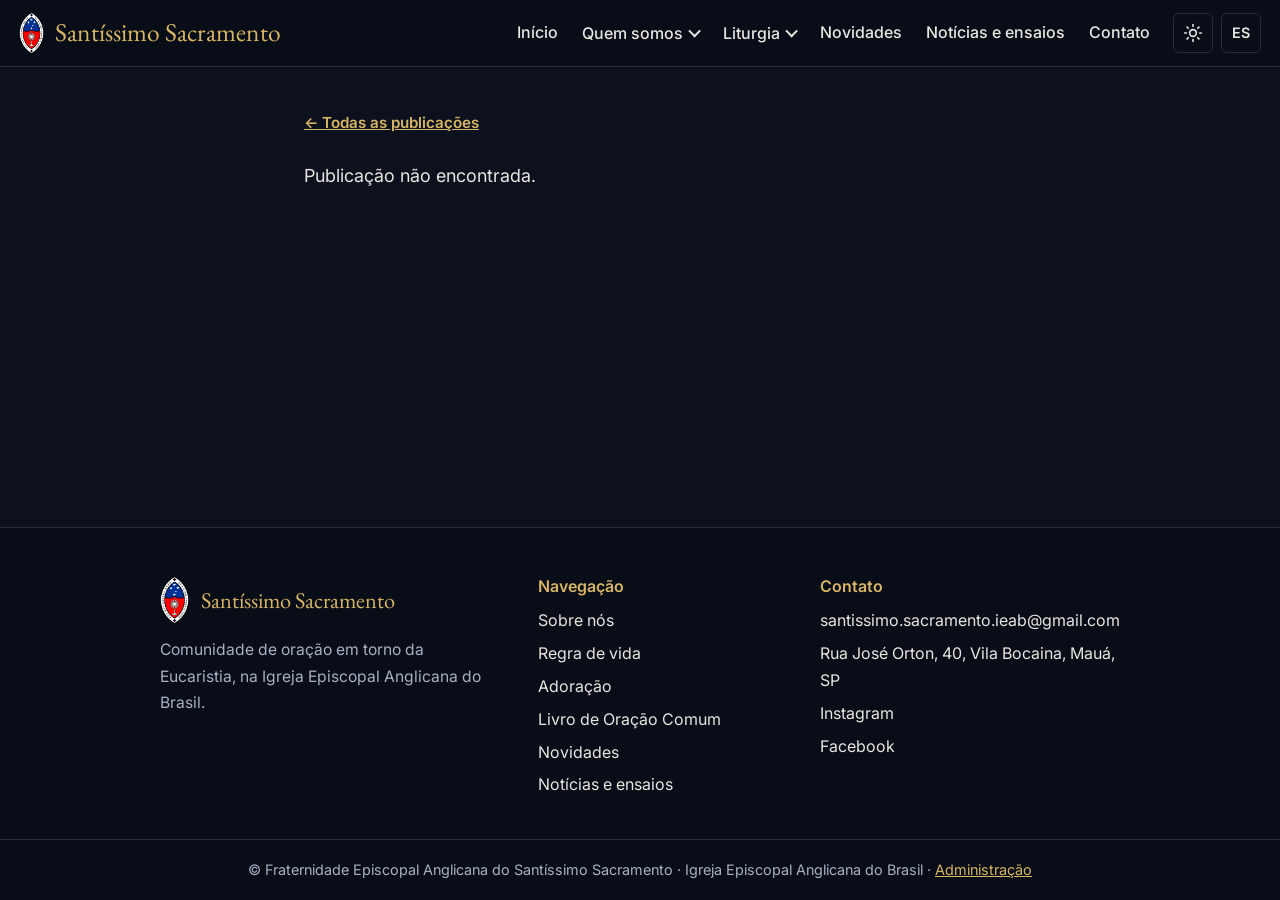
<file: publicacao.html>
<!DOCTYPE html>
<html lang="pt-br" data-tema="escuro">
<head>
  <meta charset="UTF-8">
  <meta name="viewport" content="width=device-width, initial-scale=1">
  <title>Publicação | Fraternidade do Santíssimo Sacramento</title>
  <script>try{var t=localStorage.getItem('tema');if(t)document.documentElement.dataset.tema=t}catch(e){}</script>
  <link href="https://fonts.googleapis.com/css2?family=EB+Garamond:ital,wght@0,400;0,500;1,400&family=Inter:wght@400;500;600&display=swap" rel="stylesheet">
  <link rel="icon" type="image/png" href="favicon.png">
  <link rel="stylesheet" href="style.css">
  <link rel="stylesheet" href="publicacoes.css">
</head>
<body>
  <nav>
    <a class="logo-nav" href="index.html"><img src="logo.png" alt=""><span data-i18n="brand">Santíssimo Sacramento</span></a>
    <ul id="nav-links">
      <li><a href="index.html" data-i18n="n_inicio">Início</a></li>
      <li class="tem-sub"><button class="sub-btn" type="button" aria-expanded="false" aria-controls="sub-quem" data-i18n="n_quem">Quem somos</button>
        <ul class="sub" id="sub-quem">
          <li><a href="sobrenos.html" data-i18n="n_sobre">Sobre nós</a></li>
          <li><a href="historia.html" data-i18n="n_hist">Nossa história</a></li>
          <li><a href="regra.html" data-i18n="n_regra">Regra de vida</a></li>
          <li><a href="onde-estamos.html" data-i18n="n_onde">Onde estamos?</a></li>
        </ul></li>
      <li class="tem-sub"><button class="sub-btn" type="button" aria-expanded="false" aria-controls="sub-lit" data-i18n="n_lit">Liturgia</button>
        <ul class="sub" id="sub-lit">
          <li><a href="adoracao.html" data-i18n="n_adoracao">Adoração</a></li>
          <li><a href="loc.html" data-i18n="n_loc">Livro de Oração Comum</a></li>
        </ul></li>
      <li><a href="novidades.html" data-i18n="n_nov">Novidades</a></li>
      <li><a href="publicacoes.html" data-i18n="n_pub">Notícias e ensaios</a></li>
      <li><a href="contato.html" data-i18n="n_contato">Contato</a></li>
    </ul>
    <div class="controles">
      <button id="tema" type="button" data-i18n-aria="aria_tema" aria-label="Alternar tema">
        <svg class="ico-sol" viewBox="0 0 24 24" aria-hidden="true"><circle cx="12" cy="12" r="4"/><path d="M12 2v2M12 20v2M4.9 4.9l1.4 1.4M17.7 17.7l1.4 1.4M2 12h2M20 12h2M4.9 19.1l1.4-1.4M17.7 6.3l1.4-1.4"/></svg>
        <svg class="ico-lua" viewBox="0 0 24 24" aria-hidden="true"><path d="M21 12.8A9 9 0 1 1 11.2 3a7 7 0 0 0 9.8 9.8z"/></svg>
      </button>
      <button id="idioma" type="button" aria-label="Cambiar a español">ES</button>
      <button class="hamburger" id="hamburger" type="button" data-i18n-aria="aria_menu" aria-label="Abrir menu" aria-expanded="false" aria-controls="nav-links"><svg viewBox="0 0 24 24" aria-hidden="true"><path d="M3 6h18M3 12h18M3 18h18"/></svg></button>
    </div>
  </nav>
<main>
  <div class="wrap">
    <article class="artigo" id="artigo"></article>
    <section class="comentarios" id="comentarios" hidden>
      <h2 id="c-tit">Comentários</h2>
      <p class="dica" data-k="aviso">Os comentários são 100% anônimos: não pedimos conta, e-mail nem nome. Escolha um apelido e escreva com respeito.</p>
      <div id="slot-form">
        <form class="form-com" id="form-com" autocomplete="off">
          <p class="resp-a" id="resp-a" hidden><span id="resp-txt"></span> <button class="btn-link" id="resp-x" type="button" data-k="cancelar">cancelar</button></p>
          <label><span data-k="apelido">Apelido</span><input id="c-apelido" type="text" maxlength="40" required></label>
          <label><span data-k="coment">Seu comentário</span><textarea id="c-texto" rows="4" maxlength="2000" required></textarea></label>
          <input class="isca" id="c-site" type="text" tabindex="-1" autocomplete="off" aria-hidden="true">
          <div class="acoes"><button class="btn" id="c-enviar" type="submit" data-k="enviar">Comentar</button></div>
          <p class="status" id="c-st" role="status"></p>
        </form>
      </div>
      <ul class="raiz" id="c-lista"></ul>
    </section>
  </div>
</main>
<footer>
  <div class="wrap rodape-cols">
    <div>
      <div class="marca"><img src="logo.png" alt=""><span data-i18n="brand">Santíssimo Sacramento</span></div>
      <p data-i18n="f_desc">Comunidade de oração em torno da Eucaristia, na Igreja Episcopal Anglicana do Brasil.</p>
    </div>
    <div>
      <h4 data-i18n="f_nav">Navegação</h4>
      <ul><li><a href="sobrenos.html" data-i18n="n_sobre">Sobre nós</a></li><li><a href="regra.html" data-i18n="n_regra">Regra de vida</a></li><li><a href="adoracao.html" data-i18n="n_adoracao">Adoração</a></li><li><a href="loc.html" data-i18n="n_loc">Livro de Oração Comum</a></li><li><a href="novidades.html" data-i18n="n_nov">Novidades</a></li><li><a href="publicacoes.html" data-i18n="n_pub">Notícias e ensaios</a></li></ul>
    </div>
    <div>
      <h4 data-i18n="f_cont">Contato</h4>
      <ul>
        <li><a href="mailto:santissimo.sacramento.ieab@gmail.com">santissimo.sacramento.ieab@gmail.com</a></li>
        <li><a href="https://goo.gl/maps/y5nA6Yj4nNc3m1VU9" target="_blank" rel="noopener">Rua José Orton, 40, Vila Bocaina, Mauá, SP</a></li>
        <li><a href="https://www.instagram.com/santissimo.sacramento.ieab/" target="_blank" rel="noopener">Instagram</a></li>
        <li><a href="https://www.facebook.com/profile.php?id=61595283566841" target="_blank" rel="noopener">Facebook</a></li>
      </ul>
    </div>
  </div>
  <div class="copy"><span data-i18n="rodape">© Fraternidade Episcopal Anglicana do Santíssimo Sacramento · Igreja Episcopal Anglicana do Brasil</span> &middot; <a href="admin.html" data-i18n="f_admin">Administração</a></div>
</footer>
<script src="config.js"></script>
<script src="script.js"></script>
<script src="publicacoes.js"></script>
</body>
</html>
</file>
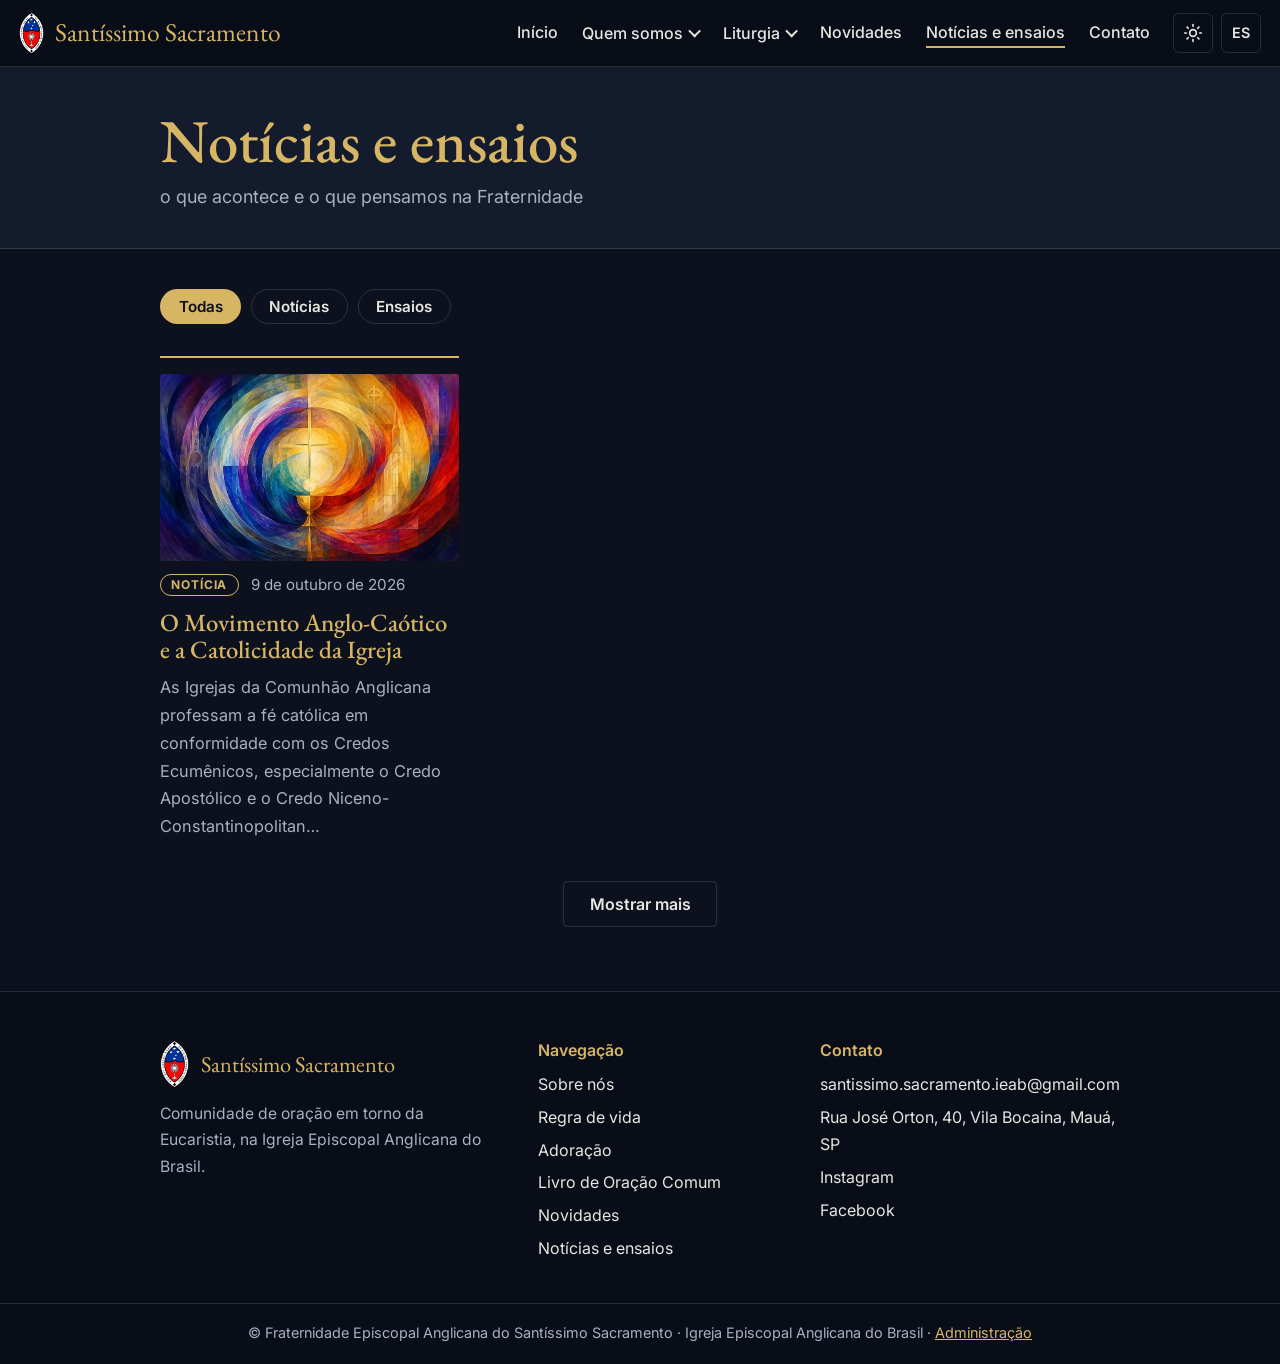
<file: publicacoes.html>
<!DOCTYPE html>
<html lang="pt-br" data-tema="escuro">
<head>
  <meta charset="UTF-8">
  <meta name="viewport" content="width=device-width, initial-scale=1">
  <title data-i18n="t_pub">Notícias e ensaios | Fraternidade do Santíssimo Sacramento</title>
  <script>try{var t=localStorage.getItem('tema');if(t)document.documentElement.dataset.tema=t}catch(e){}</script>
  <link href="https://fonts.googleapis.com/css2?family=EB+Garamond:ital,wght@0,400;0,500;1,400&family=Inter:wght@400;500;600&display=swap" rel="stylesheet">
  <link rel="icon" type="image/png" href="favicon.png">
  <link rel="stylesheet" href="style.css">
  <link rel="stylesheet" href="publicacoes.css">
</head>
<body>
  <nav>
    <a class="logo-nav" href="index.html"><img src="logo.png" alt=""><span data-i18n="brand">Santíssimo Sacramento</span></a>
    <ul id="nav-links">
      <li><a href="index.html" data-i18n="n_inicio">Início</a></li>
      <li class="tem-sub"><button class="sub-btn" type="button" aria-expanded="false" aria-controls="sub-quem" data-i18n="n_quem">Quem somos</button>
        <ul class="sub" id="sub-quem">
          <li><a href="sobrenos.html" data-i18n="n_sobre">Sobre nós</a></li>
          <li><a href="historia.html" data-i18n="n_hist">Nossa história</a></li>
          <li><a href="regra.html" data-i18n="n_regra">Regra de vida</a></li>
          <li><a href="onde-estamos.html" data-i18n="n_onde">Onde estamos?</a></li>
        </ul></li>
      <li class="tem-sub"><button class="sub-btn" type="button" aria-expanded="false" aria-controls="sub-lit" data-i18n="n_lit">Liturgia</button>
        <ul class="sub" id="sub-lit">
          <li><a href="adoracao.html" data-i18n="n_adoracao">Adoração</a></li>
          <li><a href="loc.html" data-i18n="n_loc">Livro de Oração Comum</a></li>
        </ul></li>
      <li><a href="novidades.html" data-i18n="n_nov">Novidades</a></li>
      <li><a href="publicacoes.html" data-i18n="n_pub">Notícias e ensaios</a></li>
      <li><a href="contato.html" data-i18n="n_contato">Contato</a></li>
    </ul>
    <div class="controles">
      <button id="tema" type="button" data-i18n-aria="aria_tema" aria-label="Alternar tema">
        <svg class="ico-sol" viewBox="0 0 24 24" aria-hidden="true"><circle cx="12" cy="12" r="4"/><path d="M12 2v2M12 20v2M4.9 4.9l1.4 1.4M17.7 17.7l1.4 1.4M2 12h2M20 12h2M4.9 19.1l1.4-1.4M17.7 6.3l1.4-1.4"/></svg>
        <svg class="ico-lua" viewBox="0 0 24 24" aria-hidden="true"><path d="M21 12.8A9 9 0 1 1 11.2 3a7 7 0 0 0 9.8 9.8z"/></svg>
      </button>
      <button id="idioma" type="button" aria-label="Cambiar a español">ES</button>
      <button class="hamburger" id="hamburger" type="button" data-i18n-aria="aria_menu" aria-label="Abrir menu" aria-expanded="false" aria-controls="nav-links"><svg viewBox="0 0 24 24" aria-hidden="true"><path d="M3 6h18M3 12h18M3 18h18"/></svg></button>
    </div>
  </nav>
<header class="faixa"><div class="wrap">
    <h1 data-k="pub_tit">Notícias e ensaios</h1>
    <p class="sub-t" data-k="pub_sub">o que acontece e o que pensamos na Fraternidade</p>
</div></header>
<main>
  <div class="wrap">
    <div class="filtros" role="group" aria-label="Filtro">
      <button type="button" data-f="todas" data-k="todas" aria-pressed="true">Todas</button>
      <button type="button" data-f="noticia" data-k="noticias" aria-pressed="false">Notícias</button>
      <button type="button" data-f="ensaio" data-k="ensaios" aria-pressed="false">Ensaios</button>
    </div>
    <div class="grade" id="grade"></div>
    <div class="mais-wrap"><button class="btn sec" id="mais" type="button" data-k="mais" hidden>Mostrar mais</button></div>
  </div>
</main>
<footer>
  <div class="wrap rodape-cols">
    <div>
      <div class="marca"><img src="logo.png" alt=""><span data-i18n="brand">Santíssimo Sacramento</span></div>
      <p data-i18n="f_desc">Comunidade de oração em torno da Eucaristia, na Igreja Episcopal Anglicana do Brasil.</p>
    </div>
    <div>
      <h4 data-i18n="f_nav">Navegação</h4>
      <ul><li><a href="sobrenos.html" data-i18n="n_sobre">Sobre nós</a></li><li><a href="regra.html" data-i18n="n_regra">Regra de vida</a></li><li><a href="adoracao.html" data-i18n="n_adoracao">Adoração</a></li><li><a href="loc.html" data-i18n="n_loc">Livro de Oração Comum</a></li><li><a href="novidades.html" data-i18n="n_nov">Novidades</a></li><li><a href="publicacoes.html" data-i18n="n_pub">Notícias e ensaios</a></li></ul>
    </div>
    <div>
      <h4 data-i18n="f_cont">Contato</h4>
      <ul>
        <li><a href="mailto:santissimo.sacramento.ieab@gmail.com">santissimo.sacramento.ieab@gmail.com</a></li>
        <li><a href="https://goo.gl/maps/y5nA6Yj4nNc3m1VU9" target="_blank" rel="noopener">Rua José Orton, 40, Vila Bocaina, Mauá, SP</a></li>
        <li><a href="https://www.instagram.com/santissimo.sacramento.ieab/" target="_blank" rel="noopener">Instagram</a></li>
        <li><a href="https://www.facebook.com/profile.php?id=61595283566841" target="_blank" rel="noopener">Facebook</a></li>
      </ul>
    </div>
  </div>
  <div class="copy"><span data-i18n="rodape">© Fraternidade Episcopal Anglicana do Santíssimo Sacramento · Igreja Episcopal Anglicana do Brasil</span> &middot; <a href="admin.html" data-i18n="f_admin">Administração</a></div>
</footer>
<script src="config.js"></script>
<script src="script.js"></script>
<script src="publicacoes.js"></script>
</body>
</html>
</file>
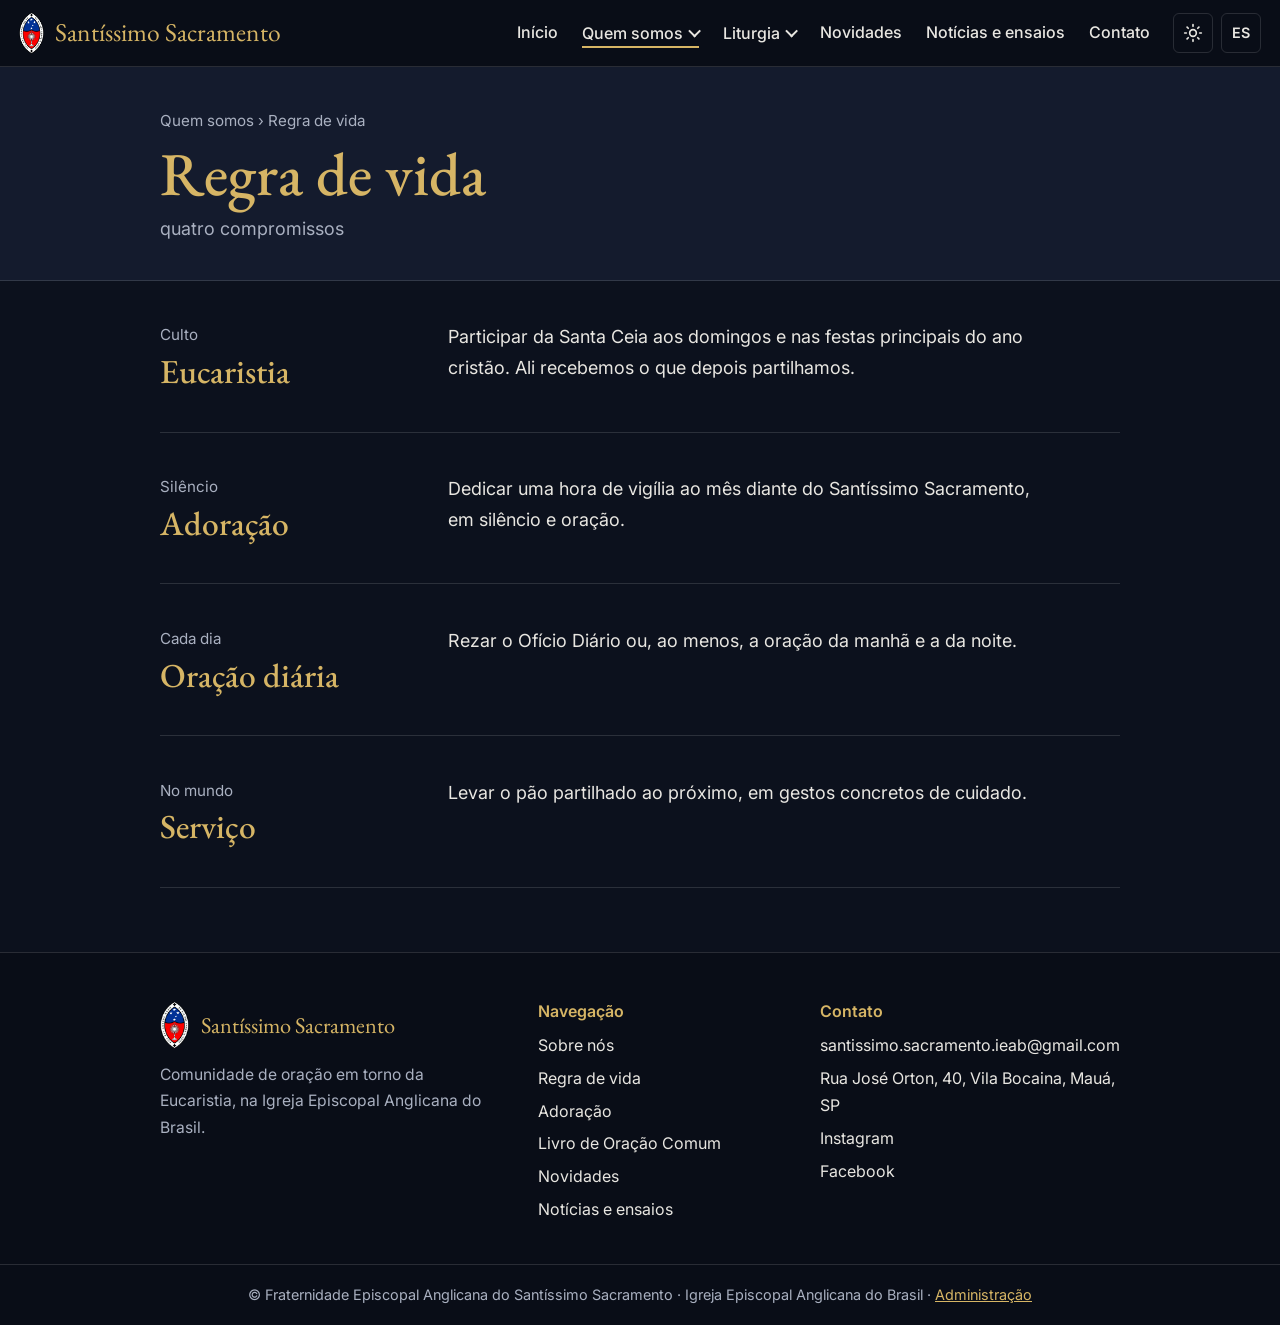
<file: regra.html>
<!DOCTYPE html>
<html lang="pt-br" data-tema="escuro">
<head>
  <meta charset="UTF-8">
  <meta name="viewport" content="width=device-width, initial-scale=1">
  <title data-i18n="t_regra">Regra de vida | Fraternidade do Santíssimo Sacramento</title>
  <script>try{var t=localStorage.getItem('tema');if(t)document.documentElement.dataset.tema=t}catch(e){}</script>
  <link href="https://fonts.googleapis.com/css2?family=EB+Garamond:ital,wght@0,400;0,500;1,400&family=Inter:wght@400;500;600&display=swap" rel="stylesheet">
  <link rel="icon" type="image/png" href="favicon.png">
  <link rel="stylesheet" href="style.css">
</head>
<body>
  <nav>
    <a class="logo-nav" href="index.html"><img src="logo.png" alt=""><span data-i18n="brand">Santíssimo Sacramento</span></a>
    <ul id="nav-links">
      <li><a href="index.html" data-i18n="n_inicio">Início</a></li>
      <li class="tem-sub"><button class="sub-btn" type="button" aria-expanded="false" aria-controls="sub-quem" data-i18n="n_quem">Quem somos</button>
        <ul class="sub" id="sub-quem">
          <li><a href="sobrenos.html" data-i18n="n_sobre">Sobre nós</a></li>
          <li><a href="historia.html" data-i18n="n_hist">Nossa história</a></li>
          <li><a href="regra.html" data-i18n="n_regra">Regra de vida</a></li>
          <li><a href="onde-estamos.html" data-i18n="n_onde">Onde estamos?</a></li>
        </ul></li>
      <li class="tem-sub"><button class="sub-btn" type="button" aria-expanded="false" aria-controls="sub-lit" data-i18n="n_lit">Liturgia</button>
        <ul class="sub" id="sub-lit">
          <li><a href="adoracao.html" data-i18n="n_adoracao">Adoração</a></li>
          <li><a href="loc.html" data-i18n="n_loc">Livro de Oração Comum</a></li>
        </ul></li>
      <li><a href="novidades.html" data-i18n="n_nov">Novidades</a></li>
      <li><a href="publicacoes.html" data-i18n="n_pub">Notícias e ensaios</a></li>
      <li><a href="contato.html" data-i18n="n_contato">Contato</a></li>
    </ul>
    <div class="controles">
      <button id="tema" type="button" data-i18n-aria="aria_tema" aria-label="Alternar tema">
        <svg class="ico-sol" viewBox="0 0 24 24" aria-hidden="true"><circle cx="12" cy="12" r="4"/><path d="M12 2v2M12 20v2M4.9 4.9l1.4 1.4M17.7 17.7l1.4 1.4M2 12h2M20 12h2M4.9 19.1l1.4-1.4M17.7 6.3l1.4-1.4"/></svg>
        <svg class="ico-lua" viewBox="0 0 24 24" aria-hidden="true"><path d="M21 12.8A9 9 0 1 1 11.2 3a7 7 0 0 0 9.8 9.8z"/></svg>
      </button>
      <button id="idioma" type="button" aria-label="Cambiar a español">ES</button>
      <button class="hamburger" id="hamburger" type="button" data-i18n-aria="aria_menu" aria-label="Abrir menu" aria-expanded="false" aria-controls="nav-links"><svg viewBox="0 0 24 24" aria-hidden="true"><path d="M3 6h18M3 12h18M3 18h18"/></svg></button>
    </div>
  </nav>
<header class="faixa"><div class="wrap">
    <p class="trilha"><span data-i18n="n_quem">Quem somos</span> &rsaquo; <span data-i18n="r_tit">Regra de vida</span></p>
    <h1 data-i18n="r_tit">Regra de vida</h1>
    <p class="sub-t" data-i18n="r_sub">quatro compromissos</p>
</div></header>
<main>
  <div class="wrap">
    <section class="bloco">
      <div><p class="rotulo" data-i18n="r1_e">Culto</p><h2 data-i18n="r1_t">Eucaristia</h2></div>
      <div class="texto"><p data-i18n="r1_p">Participar da Santa Ceia aos domingos e nas festas principais do ano cristão. Ali recebemos o que depois partilhamos.</p></div>
    </section>
    <section class="bloco">
      <div><p class="rotulo" data-i18n="r2_e">Silêncio</p><h2 data-i18n="r2_t">Adoração</h2></div>
      <div class="texto"><p data-i18n="r2_p">Dedicar uma hora de vigília ao mês diante do Santíssimo Sacramento, em silêncio e oração.</p></div>
    </section>
    <section class="bloco">
      <div><p class="rotulo" data-i18n="r3_e">Cada dia</p><h2 data-i18n="r3_t">Oração diária</h2></div>
      <div class="texto"><p data-i18n="r3_p">Rezar o Ofício Diário ou, ao menos, a oração da manhã e a da noite.</p></div>
    </section>
    <section class="bloco">
      <div><p class="rotulo" data-i18n="r4_e">No mundo</p><h2 data-i18n="r4_t">Serviço</h2></div>
      <div class="texto"><p data-i18n="r4_p">Levar o pão partilhado ao próximo, em gestos concretos de cuidado.</p></div>
    </section>
  </div>
</main>
<footer>
  <div class="wrap rodape-cols">
    <div>
      <div class="marca"><img src="logo.png" alt=""><span data-i18n="brand">Santíssimo Sacramento</span></div>
      <p data-i18n="f_desc">Comunidade de oração em torno da Eucaristia, na Igreja Episcopal Anglicana do Brasil.</p>
    </div>
    <div>
      <h4 data-i18n="f_nav">Navegação</h4>
      <ul><li><a href="sobrenos.html" data-i18n="n_sobre">Sobre nós</a></li><li><a href="regra.html" data-i18n="n_regra">Regra de vida</a></li><li><a href="adoracao.html" data-i18n="n_adoracao">Adoração</a></li><li><a href="loc.html" data-i18n="n_loc">Livro de Oração Comum</a></li><li><a href="novidades.html" data-i18n="n_nov">Novidades</a></li><li><a href="publicacoes.html" data-i18n="n_pub">Notícias e ensaios</a></li></ul>
    </div>
    <div>
      <h4 data-i18n="f_cont">Contato</h4>
      <ul>
        <li><a href="mailto:santissimo.sacramento.ieab@gmail.com">santissimo.sacramento.ieab@gmail.com</a></li>
        <li><a href="https://goo.gl/maps/y5nA6Yj4nNc3m1VU9" target="_blank" rel="noopener">Rua José Orton, 40, Vila Bocaina, Mauá, SP</a></li>
        <li><a href="https://www.instagram.com/santissimo.sacramento.ieab/" target="_blank" rel="noopener">Instagram</a></li>
        <li><a href="https://www.facebook.com/profile.php?id=61595283566841" target="_blank" rel="noopener">Facebook</a></li>
      </ul>
    </div>
  </div>
  <div class="copy"><span data-i18n="rodape">© Fraternidade Episcopal Anglicana do Santíssimo Sacramento · Igreja Episcopal Anglicana do Brasil</span> &middot; <a href="admin.html" data-i18n="f_admin">Administração</a></div>
</footer>
<script src="script.js"></script>
</body>
</html>
</file>
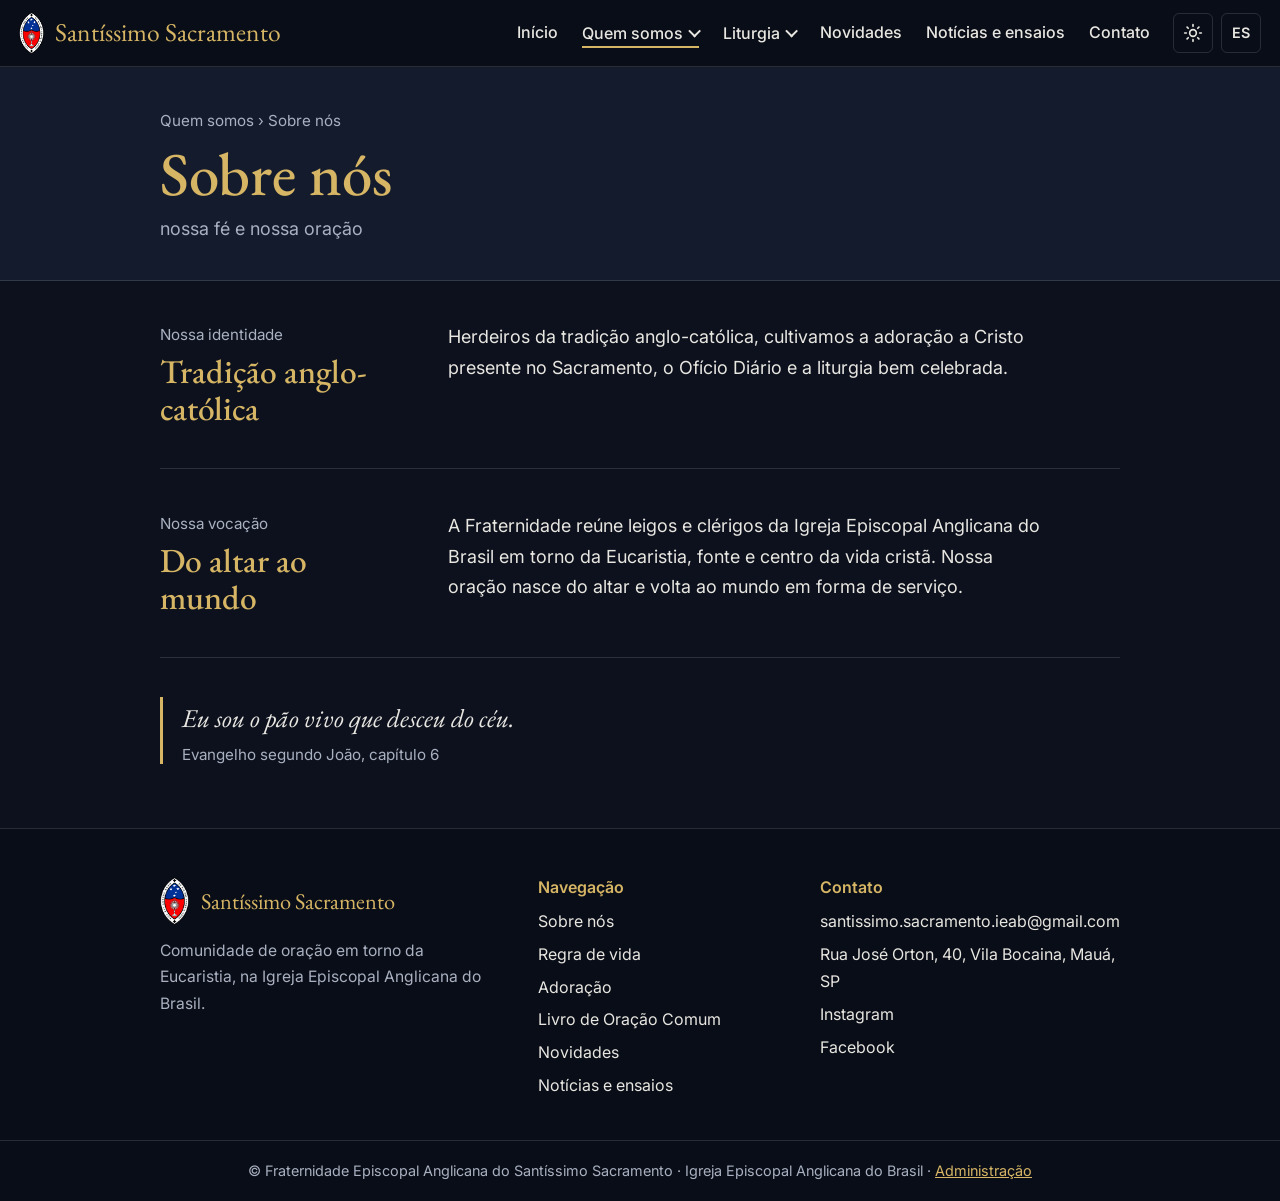
<file: sobrenos.html>
<!DOCTYPE html>
<html lang="pt-br" data-tema="escuro">
<head>
  <meta charset="UTF-8">
  <meta name="viewport" content="width=device-width, initial-scale=1">
  <title data-i18n="t_sobre">Sobre nós | Fraternidade do Santíssimo Sacramento</title>
  <script>try{var t=localStorage.getItem('tema');if(t)document.documentElement.dataset.tema=t}catch(e){}</script>
  <link href="https://fonts.googleapis.com/css2?family=EB+Garamond:ital,wght@0,400;0,500;1,400&family=Inter:wght@400;500;600&display=swap" rel="stylesheet">
  <link rel="icon" type="image/png" href="favicon.png">
  <link rel="stylesheet" href="style.css">
</head>
<body>
  <nav>
    <a class="logo-nav" href="index.html"><img src="logo.png" alt=""><span data-i18n="brand">Santíssimo Sacramento</span></a>
    <ul id="nav-links">
      <li><a href="index.html" data-i18n="n_inicio">Início</a></li>
      <li class="tem-sub"><button class="sub-btn" type="button" aria-expanded="false" aria-controls="sub-quem" data-i18n="n_quem">Quem somos</button>
        <ul class="sub" id="sub-quem">
          <li><a href="sobrenos.html" data-i18n="n_sobre">Sobre nós</a></li>
          <li><a href="historia.html" data-i18n="n_hist">Nossa história</a></li>
          <li><a href="regra.html" data-i18n="n_regra">Regra de vida</a></li>
          <li><a href="onde-estamos.html" data-i18n="n_onde">Onde estamos?</a></li>
        </ul></li>
      <li class="tem-sub"><button class="sub-btn" type="button" aria-expanded="false" aria-controls="sub-lit" data-i18n="n_lit">Liturgia</button>
        <ul class="sub" id="sub-lit">
          <li><a href="adoracao.html" data-i18n="n_adoracao">Adoração</a></li>
          <li><a href="loc.html" data-i18n="n_loc">Livro de Oração Comum</a></li>
        </ul></li>
      <li><a href="novidades.html" data-i18n="n_nov">Novidades</a></li>
      <li><a href="publicacoes.html" data-i18n="n_pub">Notícias e ensaios</a></li>
      <li><a href="contato.html" data-i18n="n_contato">Contato</a></li>
    </ul>
    <div class="controles">
      <button id="tema" type="button" data-i18n-aria="aria_tema" aria-label="Alternar tema">
        <svg class="ico-sol" viewBox="0 0 24 24" aria-hidden="true"><circle cx="12" cy="12" r="4"/><path d="M12 2v2M12 20v2M4.9 4.9l1.4 1.4M17.7 17.7l1.4 1.4M2 12h2M20 12h2M4.9 19.1l1.4-1.4M17.7 6.3l1.4-1.4"/></svg>
        <svg class="ico-lua" viewBox="0 0 24 24" aria-hidden="true"><path d="M21 12.8A9 9 0 1 1 11.2 3a7 7 0 0 0 9.8 9.8z"/></svg>
      </button>
      <button id="idioma" type="button" aria-label="Cambiar a español">ES</button>
      <button class="hamburger" id="hamburger" type="button" data-i18n-aria="aria_menu" aria-label="Abrir menu" aria-expanded="false" aria-controls="nav-links"><svg viewBox="0 0 24 24" aria-hidden="true"><path d="M3 6h18M3 12h18M3 18h18"/></svg></button>
    </div>
  </nav>
<header class="faixa"><div class="wrap">
    <p class="trilha"><span data-i18n="n_quem">Quem somos</span> &rsaquo; <span data-i18n="s_tit">Sobre nós</span></p>
    <h1 data-i18n="s_tit">Sobre nós</h1>
    <p class="sub-t" data-i18n="s_sub">nossa fé e nossa oração</p>
</div></header>
<main>
  <div class="wrap">
    <section class="bloco">
      <div><p class="rotulo" data-i18n="so_e1">Nossa identidade</p><h2 data-i18n="so_h1">Tradição anglo-católica</h2></div>
      <div class="texto"><p data-i18n="s_p2">Herdeiros da tradição anglo-católica, cultivamos a adoração a Cristo presente no Sacramento, o Ofício Diário e a liturgia bem celebrada.</p></div>
    </section>
    <section class="bloco">
      <div><p class="rotulo" data-i18n="so_e2">Nossa vocação</p><h2 data-i18n="so_h2">Do altar ao mundo</h2></div>
      <div class="texto"><p data-i18n="s_p1">A Fraternidade reúne leigos e clérigos da Igreja Episcopal Anglicana do Brasil em torno da Eucaristia, fonte e centro da vida cristã. Nossa oração nasce do altar e volta ao mundo em forma de serviço.</p></div>
    </section>
    <blockquote class="citacao"><span data-i18n="s_cit">Eu sou o pão vivo que desceu do céu.</span><cite data-i18n="s_cite">Evangelho segundo João, capítulo 6</cite></blockquote>
  </div>
</main>
<footer>
  <div class="wrap rodape-cols">
    <div>
      <div class="marca"><img src="logo.png" alt=""><span data-i18n="brand">Santíssimo Sacramento</span></div>
      <p data-i18n="f_desc">Comunidade de oração em torno da Eucaristia, na Igreja Episcopal Anglicana do Brasil.</p>
    </div>
    <div>
      <h4 data-i18n="f_nav">Navegação</h4>
      <ul><li><a href="sobrenos.html" data-i18n="n_sobre">Sobre nós</a></li><li><a href="regra.html" data-i18n="n_regra">Regra de vida</a></li><li><a href="adoracao.html" data-i18n="n_adoracao">Adoração</a></li><li><a href="loc.html" data-i18n="n_loc">Livro de Oração Comum</a></li><li><a href="novidades.html" data-i18n="n_nov">Novidades</a></li><li><a href="publicacoes.html" data-i18n="n_pub">Notícias e ensaios</a></li></ul>
    </div>
    <div>
      <h4 data-i18n="f_cont">Contato</h4>
      <ul>
        <li><a href="mailto:santissimo.sacramento.ieab@gmail.com">santissimo.sacramento.ieab@gmail.com</a></li>
        <li><a href="https://goo.gl/maps/y5nA6Yj4nNc3m1VU9" target="_blank" rel="noopener">Rua José Orton, 40, Vila Bocaina, Mauá, SP</a></li>
        <li><a href="https://www.instagram.com/santissimo.sacramento.ieab/" target="_blank" rel="noopener">Instagram</a></li>
        <li><a href="https://www.facebook.com/profile.php?id=61595283566841" target="_blank" rel="noopener">Facebook</a></li>
      </ul>
    </div>
  </div>
  <div class="copy"><span data-i18n="rodape">© Fraternidade Episcopal Anglicana do Santíssimo Sacramento · Igreja Episcopal Anglicana do Brasil</span> &middot; <a href="admin.html" data-i18n="f_admin">Administração</a></div>
</footer>
<script src="script.js"></script>
</body>
</html>
</file>
<file: style.css>
*{margin:0;padding:0;box-sizing:border-box}
:root{
  --bg:#0c111d;--bg2:#141b2d;--nav:#090d17;
  --texto:#e8e6e1;--suave:#a9b0c0;--titulo:#d6b565;--link:#d6b565;
  --linha:rgba(255,255,255,.13);--btn-bg:#d6b565;--btn-fg:#0c111d;
  --ouro:#d6b565;--ouro-2:#ecd9a0;--hostia:#f5ecd0;--cruz:#8b1e2e;
  --serif:'EB Garamond',Georgia,serif;--sans:'Inter',system-ui,sans-serif;
}
html[data-tema="claro"]{
  --bg:#f5f6f8;--bg2:#e6e9f0;--nav:#ffffff;
  --texto:#161c2b;--suave:#4a5368;--titulo:#1e3a8a;--link:#1e3a8a;
  --linha:rgba(22,28,43,.16);--btn-bg:#1e3a8a;--btn-fg:#ffffff;
  --ouro:#a67c1f;--ouro-2:#c9a24d;--hostia:#fffdf5;
}
html{scroll-behavior:smooth}
body{font-family:var(--sans);font-size:1.125rem;line-height:1.7;background:var(--bg);color:var(--texto);min-height:100vh;display:flex;flex-direction:column;transition:background .3s,color .3s}
a{color:var(--link)}
:focus-visible{outline:3px solid var(--ouro);outline-offset:3px}
.wrap{width:min(960px,100% - 2.4rem);margin-inline:auto}
main{flex:1;padding-bottom:4rem}

/* Navegação */
nav{position:sticky;top:0;z-index:100;display:flex;align-items:center;flex-wrap:wrap;gap:.6rem 1.4rem;padding:.7rem 1.2rem;background:var(--nav);border-bottom:1px solid var(--linha)}
.logo-nav{order:1;margin-right:auto;display:flex;align-items:center;gap:.7rem;font-family:var(--serif);font-size:1.6rem;color:var(--titulo);text-decoration:none}
.logo-nav img{height:42px;width:auto}
nav>ul{order:2;display:flex;gap:1.5rem;list-style:none;align-items:center}
nav ul a,.sub-btn{color:var(--texto);text-decoration:none;font:500 1rem var(--sans);padding:.2rem 0;border:0;border-bottom:2px solid transparent;background:none;cursor:pointer}
nav ul a:hover,.sub-btn:hover{border-bottom-color:var(--linha)}
nav ul a[aria-current="page"],.sub-btn.ativo{border-bottom-color:var(--ouro)}
.sub-btn::after{content:"";display:inline-block;width:.45em;height:.45em;margin-left:.45em;border-right:2px solid currentColor;border-bottom:2px solid currentColor;transform:translateY(-.15em) rotate(45deg)}
.tem-sub{position:relative}
.sub{display:none;position:absolute;top:100%;left:-1rem;min-width:240px;list-style:none;background:var(--nav);border:1px solid var(--linha);border-radius:6px;padding:.5rem;box-shadow:0 12px 30px rgba(0,0,0,.25)}
.tem-sub:hover .sub,.tem-sub:focus-within .sub,.tem-sub.aberto .sub{display:block}
.sub a{display:block;padding:.55rem .8rem;border:0;border-radius:4px}
.sub a:hover{background:var(--bg2)}
.sub a[aria-current="page"]{background:var(--bg2);color:var(--titulo)}
.controles{order:3;display:flex;gap:.5rem;align-items:center}
.controles button{background:none;border:1px solid var(--linha);color:var(--texto);border-radius:6px;min-width:40px;height:40px;font:600 .9rem var(--sans);cursor:pointer;display:grid;place-items:center}
.controles button:hover{border-color:var(--ouro)}
.controles svg{width:20px;height:20px;fill:none;stroke:currentColor;stroke-width:2;stroke-linecap:round;stroke-linejoin:round}
.ico-lua{display:none}
html[data-tema="claro"] .ico-sol{display:none}
html[data-tema="claro"] .ico-lua{display:block}
.hamburger{display:none!important}

/* Faixa de título das páginas */
.faixa{background:var(--bg2);border-bottom:1px solid var(--linha);padding:2.6rem 0 2.2rem}
.trilha{font-size:.95rem;color:var(--suave);margin-bottom:.4rem}
.faixa h1{font-size:clamp(2.6rem,7vw,3.8rem)}
.faixa p.sub-t{color:var(--suave);margin-top:.4rem}
h1,h2,h3{font-family:var(--serif);font-weight:500;color:var(--titulo);line-height:1.1}
p+p{margin-top:1rem}
.btn{display:inline-block;background:var(--btn-bg);color:var(--btn-fg);font:600 1rem var(--sans);padding:.75rem 1.6rem;border:0;border-radius:4px;text-decoration:none;cursor:pointer}
.btn:hover{opacity:.88}

/* Blocos de conteúdo: rótulo e título à esquerda, texto à direita */
.bloco{display:grid;grid-template-columns:15rem 1fr;gap:2rem 3rem;padding:2.6rem 0;border-bottom:1px solid var(--linha)}
.bloco:first-of-type{border-top:0}
.bloco .rotulo{color:var(--suave);font-size:.95rem;margin-bottom:.3rem}
.bloco h2{font-size:2.1rem}
.bloco .texto{max-width:38rem}
.citacao{margin:2.4rem 0 0;padding-left:1.2rem;border-left:3px solid var(--ouro);font-family:var(--serif);font-size:1.6rem;font-style:italic;max-width:34rem}
.citacao cite{display:block;font:normal .95rem var(--sans);color:var(--suave);margin-top:.3rem}

/* Início */
.heroi{display:grid;grid-template-columns:auto 1fr;gap:3.5rem;align-items:center;padding:4rem 0 3.5rem}
.heroi img{height:270px;width:auto}
.heroi .pre{color:var(--suave)}
.heroi h1{font-size:clamp(2.8rem,7vw,4.6rem);margin:.2rem 0 .6rem}
.heroi .lema{font-family:var(--serif);font-style:italic;font-size:1.5rem;color:var(--suave)}
.heroi .desc{max-width:30rem;margin:1.2rem 0 1.8rem}
h2.secao{font-size:2rem;margin:0 0 1.4rem}
.secao-home{padding:2.6rem 0;border-top:1px solid var(--linha)}
.colunas{display:grid;grid-template-columns:repeat(3,1fr);gap:2.4rem}
.colunas>div{border-top:2px solid var(--ouro);padding-top:1rem}
.colunas .rotulo{color:var(--suave);font-size:.95rem}
.colunas h3{font-size:1.6rem;margin:.2rem 0 .5rem}
.colunas p{font-size:1.05rem}
.colunas a.mais{display:inline-block;margin-top:.8rem;font-weight:600;font-size:1rem}

/* Novidades */
.linhas>*{display:grid;grid-template-columns:12rem 1fr;gap:1.5rem;padding:1.3rem 0;border-top:1px solid var(--linha)}
.linhas>*:last-child{border-bottom:1px solid var(--linha)}
.linhas h3{font-size:1.55rem}
.linhas time{color:var(--suave);font-size:.95rem;padding-top:.3rem}
.ver-todas{display:inline-block;margin-top:1.2rem;font-weight:600}

/* Adoração */
.ostensorio{width:min(250px,62%);margin:3rem auto 1rem}
.ostensorio svg{width:100%;height:auto;display:block;overflow:visible}
.o-raios{transform-origin:200px 190px;animation:girar 120s linear infinite;stroke:var(--ouro);stroke-linecap:round}
.o-anel{fill:none;stroke:var(--ouro-2);stroke-width:3}
.o-disco{fill:var(--bg2);stroke:var(--ouro);stroke-width:2}
.o-hostia{fill:var(--hostia);transform-origin:200px 190px;animation:pulsar 5s ease-in-out infinite}
.o-cruz{stroke:var(--cruz);stroke-width:7;stroke-linecap:round;fill:none}
.o-ouro{fill:var(--ouro)}.o-ouro2{fill:var(--ouro-2)}
@keyframes girar{to{transform:rotate(360deg)}}
@keyframes pulsar{50%{opacity:.8}}
.agenda{list-style:none;margin-top:1.5rem}
.agenda li{display:grid;grid-template-columns:12rem 1fr auto;gap:1.5rem;align-items:baseline;padding:1.2rem .5rem;border-top:1px solid var(--linha)}
.agenda li:last-child{border-bottom:1px solid var(--linha)}
.agenda .dia{font-family:var(--serif);font-size:1.5rem;color:var(--titulo)}
.agenda .hoje-tag{visibility:hidden;background:var(--btn-bg);color:var(--btn-fg);font-size:.8rem;font-weight:700;padding:.1rem .7rem;border-radius:99px}
.agenda li.hoje{background:var(--bg2)}
.agenda li.hoje .hoje-tag{visibility:visible}

/* LOC */
.visor{width:100%;height:72vh;min-height:420px;border:1px solid var(--linha);border-radius:4px;margin-top:2rem;background:var(--bg2)}
.visor p{padding:1.5rem;color:var(--suave)}

/* Formulário */
form{display:grid;gap:1.2rem;max-width:34rem}
label{display:grid;gap:.35rem;font-weight:500;font-size:1rem}
input,textarea{font:inherit;width:100%;padding:.7rem .9rem;border:1px solid var(--linha);border-radius:4px;background:var(--bg2);color:var(--texto)}
form .btn{justify-self:start}

/* Rodapé */
footer{background:var(--nav);border-top:1px solid var(--linha);font-size:1rem}
.rodape-cols{display:grid;grid-template-columns:1.4fr 1fr 1fr;gap:2.5rem;padding:3rem 0 2.2rem}
.rodape-cols h4{font:600 1rem var(--sans);color:var(--titulo);margin-bottom:.7rem}
.rodape-cols ul{list-style:none}
.rodape-cols li{margin-bottom:.35rem}
.rodape-cols a{color:var(--texto);text-decoration:none}
.rodape-cols a:hover{color:var(--link);text-decoration:underline}
.rodape-cols .marca{display:flex;align-items:center;gap:.8rem;margin-bottom:.8rem;font-family:var(--serif);font-size:1.4rem;color:var(--titulo)}
.rodape-cols .marca img{height:48px;width:auto}
.rodape-cols p{color:var(--suave);font-size:.98rem;max-width:22rem}
.copy{border-top:1px solid var(--linha);padding:1.1rem 1rem;text-align:center;color:var(--suave);font-size:.9rem}

@media (max-width:900px){
  .hamburger{display:grid!important}
  nav>ul{order:4;flex-basis:100%;flex-direction:column;align-items:stretch;gap:0;max-height:0;overflow:hidden;transition:max-height .3s}
  nav>ul.show{max-height:640px}
  nav>ul>li>a,.sub-btn{display:block;width:100%;text-align:left;padding:.7rem 0;border-bottom:1px solid var(--linha)}
  .sub{position:static;box-shadow:none;border:0;border-left:2px solid var(--ouro);border-radius:0;margin:.2rem 0 .6rem .4rem;min-width:0}
  .tem-sub:hover .sub,.tem-sub:focus-within .sub{display:none}
  .tem-sub.aberto .sub{display:block}
  .logo-nav{font-size:1.3rem}
}
@media (max-width:760px){
  .heroi{grid-template-columns:1fr;gap:2rem;text-align:center;padding-top:2.5rem}
  .heroi img{height:210px;margin:0 auto}
  .heroi .desc{margin-inline:auto}
  .colunas,.rodape-cols{grid-template-columns:1fr}
  .bloco{grid-template-columns:1fr;gap:1rem;padding:2rem 0}
  .linhas>*{grid-template-columns:1fr;gap:.2rem}
  .agenda li{grid-template-columns:1fr auto;gap:.3rem 1rem}
  .agenda .dia{grid-column:1/-1}
}
@media (prefers-reduced-motion:reduce){.o-raios,.o-hostia{animation:none}*{transition:none!important}html{scroll-behavior:auto}}

/* Novidades dinâmicas e administração */
.linhas p{white-space:pre-line}
.admin{padding-top:2.5rem;display:grid;gap:2.5rem}
.admin[hidden],.admin [hidden]{display:none}
.admin fieldset{border:0;display:grid;gap:1.2rem}
.admin form{max-width:42rem}
.admin h2{font-size:1.8rem;margin-bottom:.4rem}
.admin .dica{color:var(--suave);font-size:.95rem}
.admin textarea{min-height:130px;resize:vertical}
.admin .acoes{display:flex;gap:.8rem;flex-wrap:wrap;align-items:center}
.btn.sec{background:transparent;color:var(--texto);border:1px solid var(--linha)}
.btn.perigo{background:transparent;color:#d4504b;border:1px solid currentColor;padding:.4rem .9rem;font-size:.9rem}
.btn.peq{padding:.4rem .9rem;font-size:.9rem}
.status{min-height:1.6em;font-weight:500}
.status.erro{color:#d4504b}.status.ok{color:#4fa36a}
.lista-admin{list-style:none}
.lista-admin li{display:grid;grid-template-columns:8.5rem 1fr auto;gap:1rem;align-items:center;padding:.9rem 0;border-top:1px solid var(--linha)}
.lista-admin li:last-child{border-bottom:1px solid var(--linha)}
.lista-admin time{color:var(--suave);font-size:.95rem}
.lista-admin .bts{display:flex;gap:.5rem}
.topo-admin{display:flex;justify-content:space-between;align-items:center;gap:1rem;flex-wrap:wrap}
@media (max-width:760px){.lista-admin li{grid-template-columns:1fr;gap:.4rem}}
</file>
<file: publicacoes.css>
/* Notícias e ensaios: use depois do style.css */
select{font:inherit;width:100%;padding:.7rem .9rem;border:1px solid var(--linha);border-radius:4px;background:var(--bg2);color:var(--texto)}

.tag{display:inline-block;font:700 .75rem var(--sans);text-transform:uppercase;letter-spacing:.07em;padding:.15rem .65rem;border-radius:99px;border:1px solid var(--ouro);color:var(--ouro)}
.tag.ensaio{background:var(--btn-bg);color:var(--btn-fg);border-color:transparent}
.meta{display:flex;gap:.8rem;align-items:center;flex-wrap:wrap;color:var(--suave);font-size:.95rem}

/* Lista */
.filtros{display:flex;gap:.6rem;flex-wrap:wrap;margin:2.5rem 0 2rem}
.filtros button{font:600 .95rem var(--sans);padding:.45rem 1.1rem;border-radius:99px;border:1px solid var(--linha);background:none;color:var(--texto);cursor:pointer}
.filtros button:hover{border-color:var(--ouro)}
.filtros button[aria-pressed="true"]{background:var(--btn-bg);color:var(--btn-fg);border-color:transparent}
.grade{display:grid;grid-template-columns:repeat(auto-fill,minmax(270px,1fr));gap:2.4rem 2rem}
.grade>p{grid-column:1/-1}
.cartao{display:flex;flex-direction:column;gap:.7rem;color:inherit;text-decoration:none;border-top:2px solid var(--ouro);padding-top:1rem}
.cartao .foto{aspect-ratio:16/10;background:var(--bg2);overflow:hidden;border-radius:3px}
.cartao .foto img{width:100%;height:100%;object-fit:cover;display:block;transition:transform .4s}
.cartao:hover .foto img{transform:scale(1.03)}
.cartao .sem-foto{display:grid;place-items:center}
.cartao .sem-foto img{width:auto;height:55%;object-fit:contain;opacity:.45}
.cartao h3{font-size:1.55rem}
.cartao:hover h3{text-decoration:underline}
.cartao .resumo{color:var(--suave);font-size:1.02rem}
.mais-wrap{text-align:center;margin-top:2.5rem}

/* Postagem */
.artigo{max-width:42rem;margin:0 auto;padding-top:2.5rem}
.artigo .voltar{display:inline-block;margin-bottom:1.6rem;font-weight:600;font-size:.95rem}
.artigo h1{font-size:clamp(2.2rem,6vw,3.2rem);margin:.7rem 0 1.4rem}
.artigo figure{margin:0 0 2rem}
.artigo figure img{width:100%;height:auto;display:block;border-radius:4px;border:1px solid var(--linha)}
.artigo .corpo{font-size:1.15rem;line-height:1.8}

/* Comentários */
.comentarios{max-width:42rem;margin:3.5rem auto 0;border-top:1px solid var(--linha);padding-top:2rem}
.comentarios h2{font-size:1.9rem;margin-bottom:.5rem}
.comentarios .dica{color:var(--suave);font-size:.95rem;margin-bottom:1.4rem}
.form-com{max-width:none;gap:1rem;margin:0 0 1.5rem}
.form-com[hidden],.comentarios [hidden]{display:none}
.form-com .acoes{display:flex;gap:.8rem;align-items:center;flex-wrap:wrap}
.isca{position:absolute;left:-9999px;width:1px;height:1px;opacity:0}
.resp-a{display:flex;gap:.6rem;align-items:baseline;flex-wrap:wrap;padding:.5rem .8rem;background:var(--bg2);border-left:3px solid var(--ouro);font-size:.95rem}
.btn-link{background:none;border:0;padding:0;margin-top:.4rem;color:var(--link);font:600 .9rem var(--sans);cursor:pointer}
.btn-link:hover{text-decoration:underline}
.raiz,.filhos{list-style:none}
.comentario{padding:1rem 0;border-top:1px solid var(--linha)}
.comentario .cab{display:flex;gap:.7rem;align-items:baseline;flex-wrap:wrap}
.comentario .cab strong{color:var(--titulo);font-family:var(--serif);font-size:1.25rem;font-weight:500;overflow-wrap:anywhere}
.comentario .cab time{color:var(--suave);font-size:.85rem}
.comentario>p{white-space:pre-line;overflow-wrap:anywhere;margin-top:.3rem}
.filhos{margin:.8rem 0 0;padding-left:1.1rem;border-left:2px solid var(--linha)}
.filhos.plano{padding-left:0;border-left:0}
.vazio-c{color:var(--suave);padding:1rem 0;border-top:1px solid var(--linha)}

/* Admin: foto */
.previa{max-width:260px;border-radius:4px;border:1px solid var(--linha);display:block;margin-top:.5rem}

.aviso-idioma{color:var(--suave);font-size:.95rem;font-style:italic;margin-bottom:1rem}
</file>
<file: admin-extra.css>
/* Barra de abas do admin e telas de mapa/comentários */
.abas-admin{background:var(--bg2);border-bottom:1px solid var(--linha)}
.abas-admin .wrap{display:flex;gap:.4rem;flex-wrap:wrap;padding:.55rem 0}
.abas-admin a{padding:.5rem 1rem;border-radius:6px;border:1px solid transparent;color:var(--texto);text-decoration:none;font:600 .95rem var(--sans)}
.abas-admin a:hover{border-color:var(--linha)}
.abas-admin a[aria-current="page"]{background:var(--btn-bg);color:var(--btn-fg)}
.admin .btn.perigo{padding:.4rem .9rem;font-size:.9rem}
.lista-mapa li{grid-template-columns:13rem 1fr auto}
.filtro-linha{display:flex;gap:.8rem;flex-wrap:wrap;align-items:center;margin-bottom:1rem}
.filtro-linha select{max-width:28rem;font:inherit;padding:.6rem .8rem;border:1px solid var(--linha);border-radius:4px;background:var(--bg2);color:var(--texto)}
.com-adm{padding:1rem 0;border-top:1px solid var(--linha);display:grid;gap:.4rem;justify-items:start}
.com-adm:last-child{border-bottom:1px solid var(--linha)}
.com-adm .cab{display:flex;gap:.8rem;flex-wrap:wrap;align-items:baseline}
.com-adm .cab strong{color:var(--titulo);font:500 1.25rem var(--serif);overflow-wrap:anywhere}
.com-adm .cab time{color:var(--suave);font-size:.85rem}
.com-adm .cab a{font-size:.9rem}
.com-adm .resp-em{color:var(--suave);font-size:.9rem}
.com-adm .txt{white-space:pre-line;overflow-wrap:anywhere}
.vazio-c{color:var(--suave)}
@media (max-width:760px){.lista-mapa li{grid-template-columns:1fr}}
.com-adm.oculto{opacity:.55}
</file>
